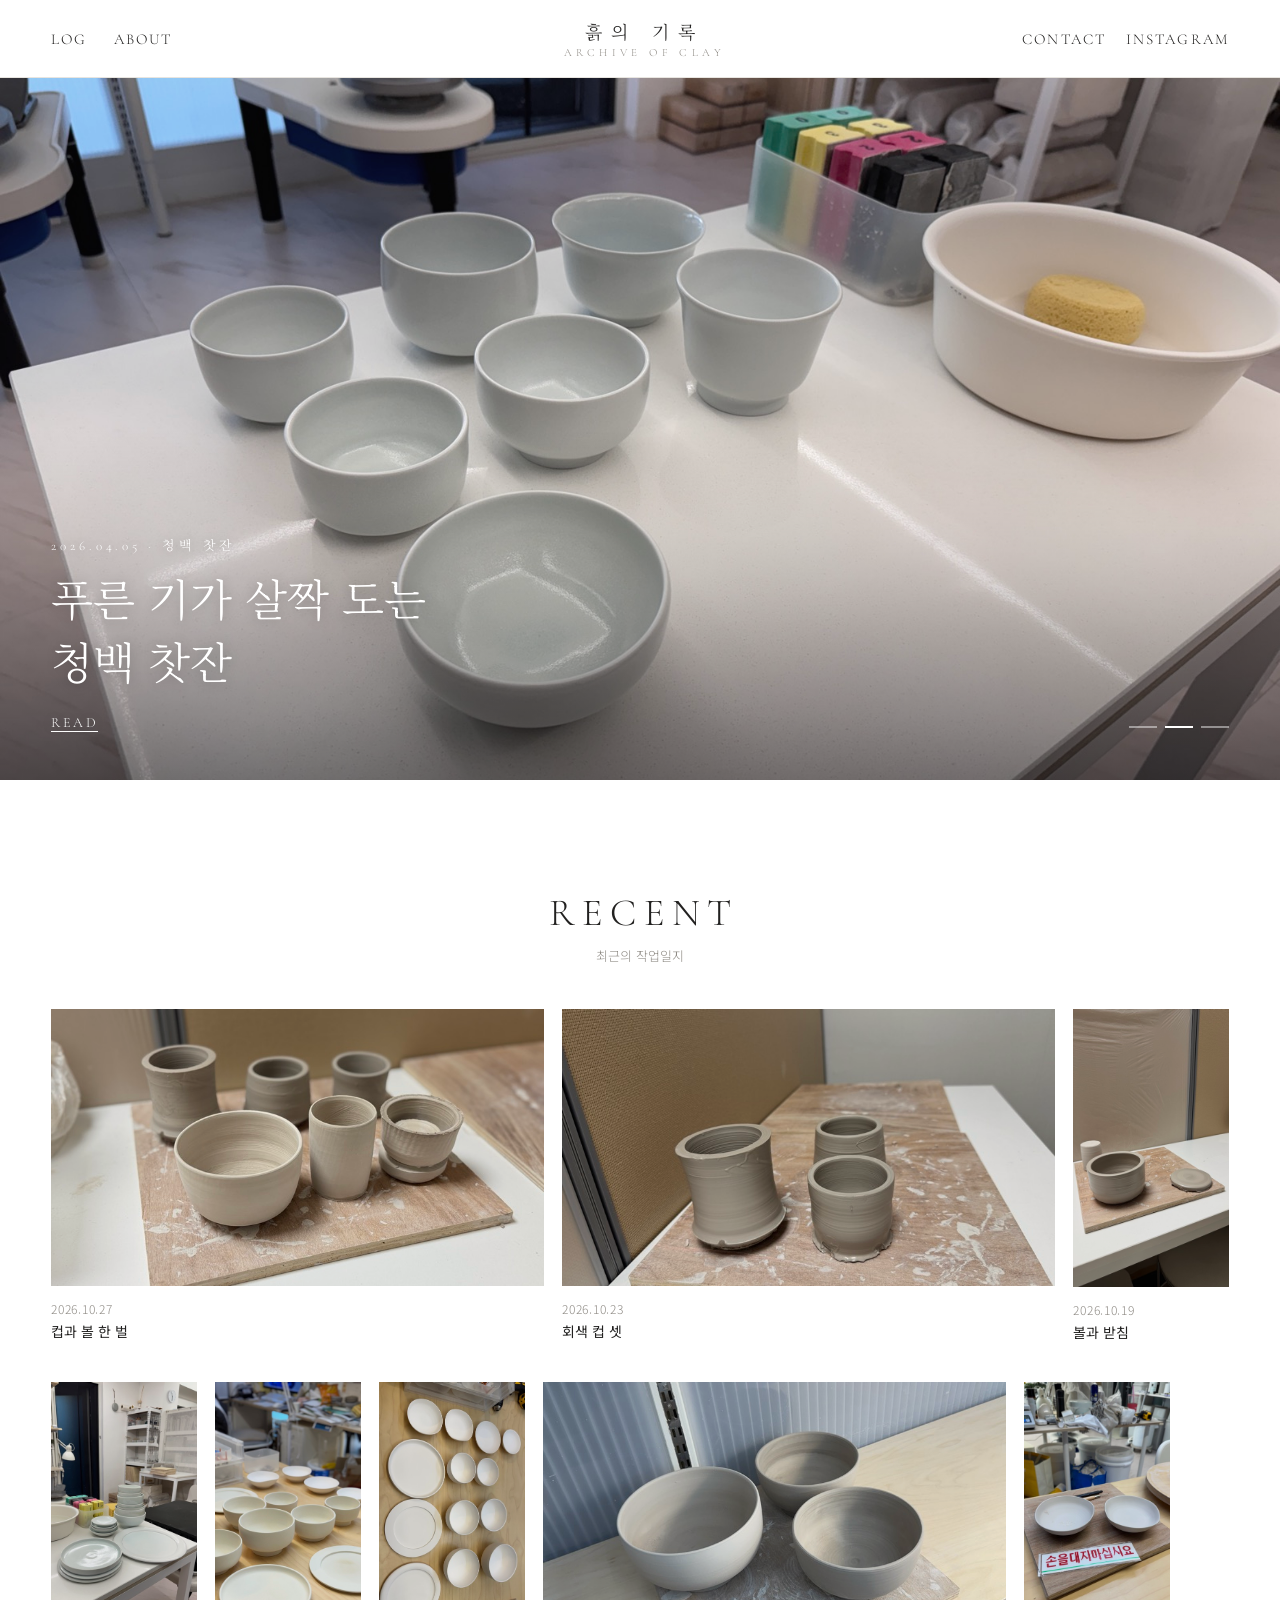
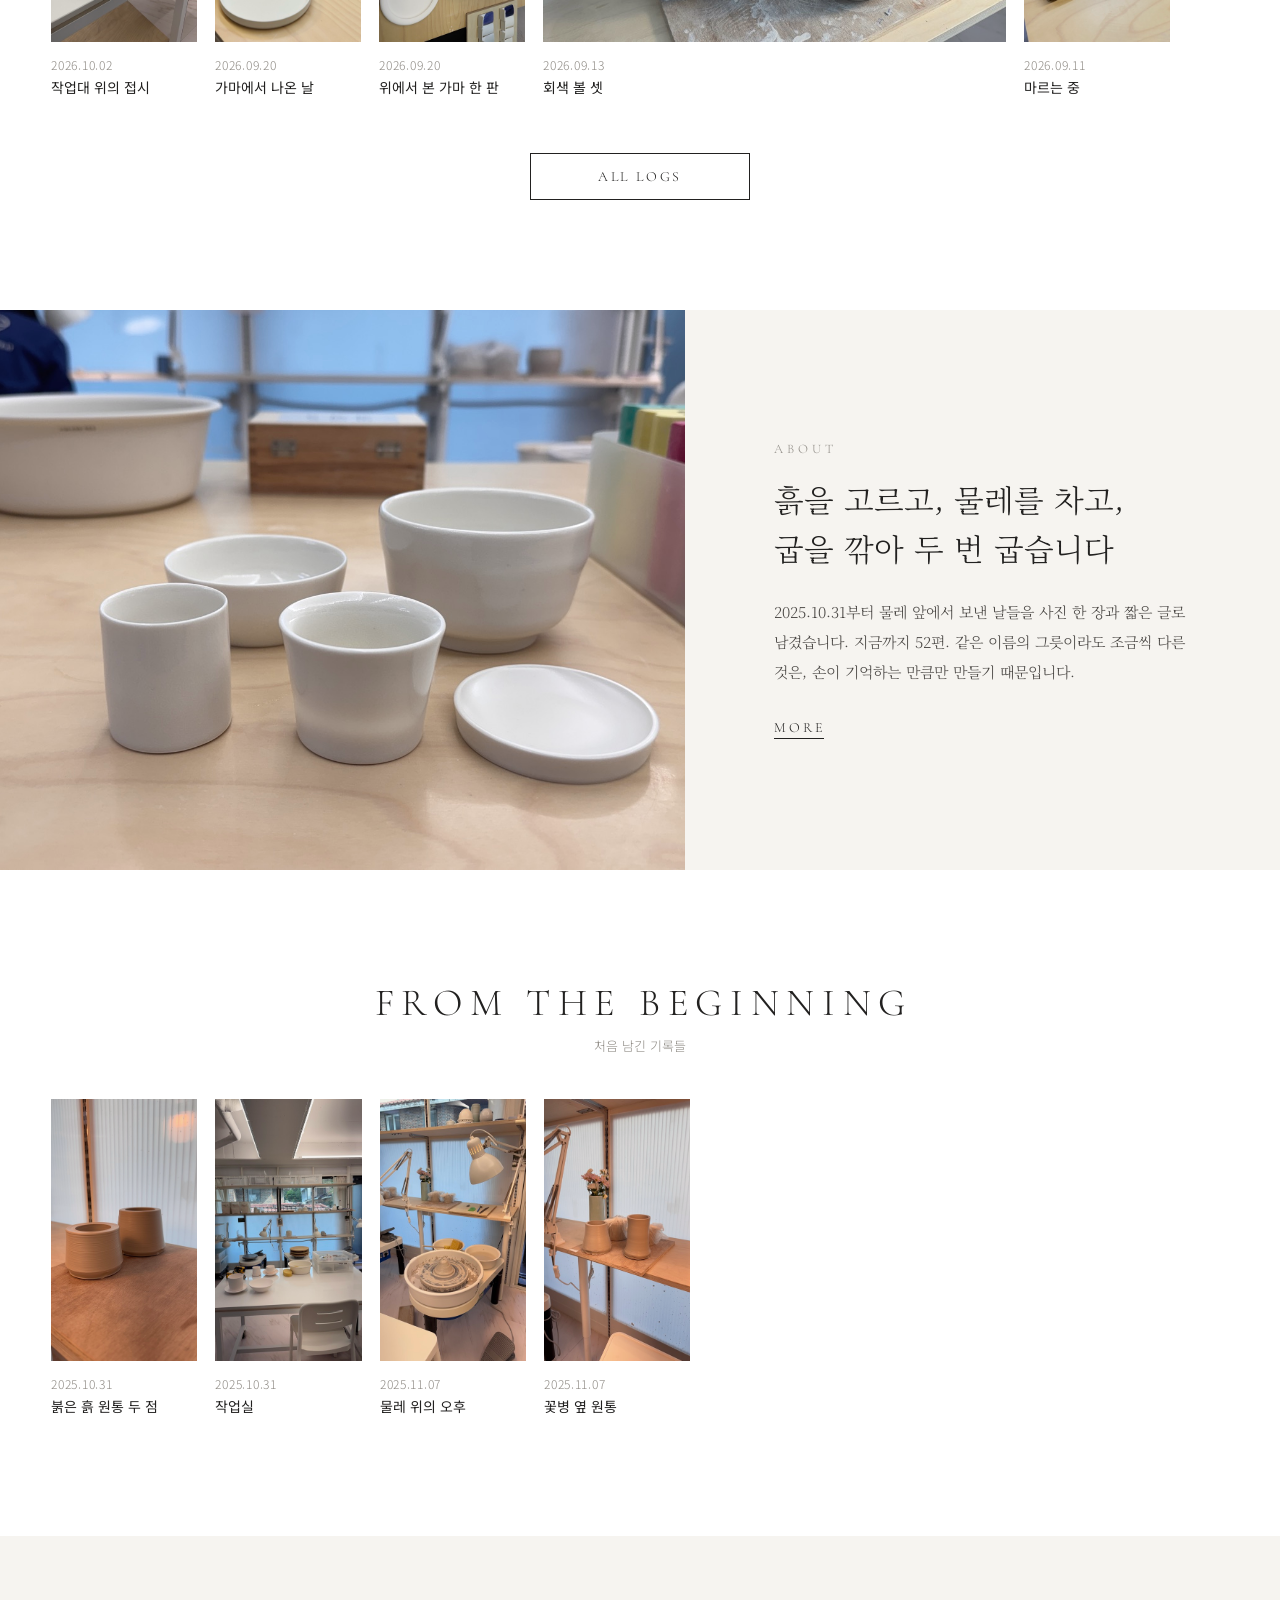
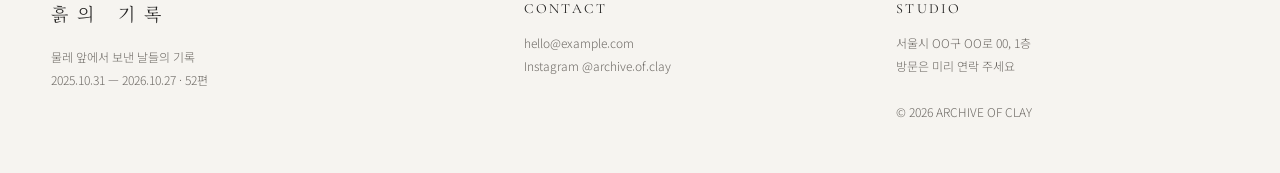
<file: index.html>
<!doctype html>
<html lang="ko">
<head>
<meta charset="utf-8">
<meta name="viewport" content="width=device-width, initial-scale=1">
<link rel="preconnect" href="https://fonts.googleapis.com">
<link rel="preconnect" href="https://fonts.gstatic.com" crossorigin>
<link href="https://fonts.googleapis.com/css2?family=Noto+Serif+KR:wght@300;400&family=Noto+Sans+KR:wght@300;400;500&family=Cormorant+Garamond:ital,wght@0,300;0,400;1,300&display=swap" rel="stylesheet">
<link rel="stylesheet" href="assets/style.css">
<title>흙의 기록 — 물레 앞에서 보낸 날들</title>
<meta name="description" content="물레로 빚고 두 번 구운 그릇, 1년의 작업일지">
</head>
<body data-page="home">
<main>
  <div class="hero" id="hero">
    <figure class="on"><img src="img/l/0665.jpg" alt="" style="object-position:50% 60%"></figure>
    <figure><img src="img/l/7756.jpg" alt=""></figure>
    <figure><img src="img/l/0159.jpg" alt="" style="object-position:50% 40%"></figure>
    <div class="cap">
      <p id="heroSub"></p>
      <h1 id="heroTxt"></h1>
      <a id="heroLink" href="log.html">READ</a>
    </div>
    <div class="dots" id="dots"><button aria-label="1"></button><button aria-label="2"></button><button aria-label="3"></button></div>
  </div>

  <section>
    <div class="sec-hd reveal"><h2>RECENT</h2><p>최근의 작업일지</p></div>
    <div class="grid" id="recent"></div>
    <a class="more" href="log.html">ALL LOGS</a>
  </section>

  <section class="band reveal">
    <div class="ph"><img src="img/l/6518.jpg" alt="컵과 접시 한 벌" loading="lazy"></div>
    <div class="txt">
      <p class="en">ABOUT</p>
      <h2>흙을 고르고, 물레를 차고,<br>굽을 깎아 두 번 굽습니다</h2>
      <p class="body" id="aboutTxt"></p>
      <a class="link" href="about.html">MORE</a>
    </div>
  </section>

  <section>
    <div class="sec-hd reveal"><h2>FROM THE BEGINNING</h2><p>처음 남긴 기록들</p></div>
    <div class="grid" id="first"></div>
  </section>
</main>

<script src="assets/data.js"></script>
<script src="assets/common.js"></script>
<script>
document.getElementById('recent').innerHTML = NEWEST.slice(0, 8).map(card).join('');
document.getElementById('first').innerHTML = LOG.slice(0, 4).map(card).join('');
document.getElementById('aboutTxt').textContent = `${dot(LOG[0].d)}부터 물레 앞에서 보낸 날들을 사진 한 장과 짧은 글로 남겼습니다. 지금까지 ${LOG.length}편. 같은 이름의 그릇이라도 조금씩 다른 것은, 손이 기억하는 만큼만 만들기 때문입니다.`;

const slides = [
  ['0665', '손끝에서 시작해<br>식탁에서 완성되는 그릇'],
  ['7756', '푸른 기가 살짝 도는<br>청백 찻잔'],
  ['0159', '빛을 머금는<br>무광 백자'],
].map(([id, h]) => { const e = LOG.find(x => x.id === id); return [`${dot(e.d)} · ${e.t}`, h, id]; });
const figs = document.querySelectorAll('#hero figure'), dots = document.querySelectorAll('#dots button');
let cur = 0, timer;
const go = i => {
  cur = i;
  figs.forEach((f, k) => f.classList.toggle('on', k === i));
  dots.forEach((d, k) => d.classList.toggle('on', k === i));
  heroSub.textContent = slides[i][0]; heroTxt.innerHTML = slides[i][1]; heroLink.href = 'entry.html?id=' + slides[i][2];
};
const run = () => { clearInterval(timer); timer = setInterval(() => go((cur + 1) % figs.length), 5500); };
dots.forEach((d, k) => d.onclick = () => { go(k); run(); });
go(0); run();
</script>
</body>
</html>
</file>
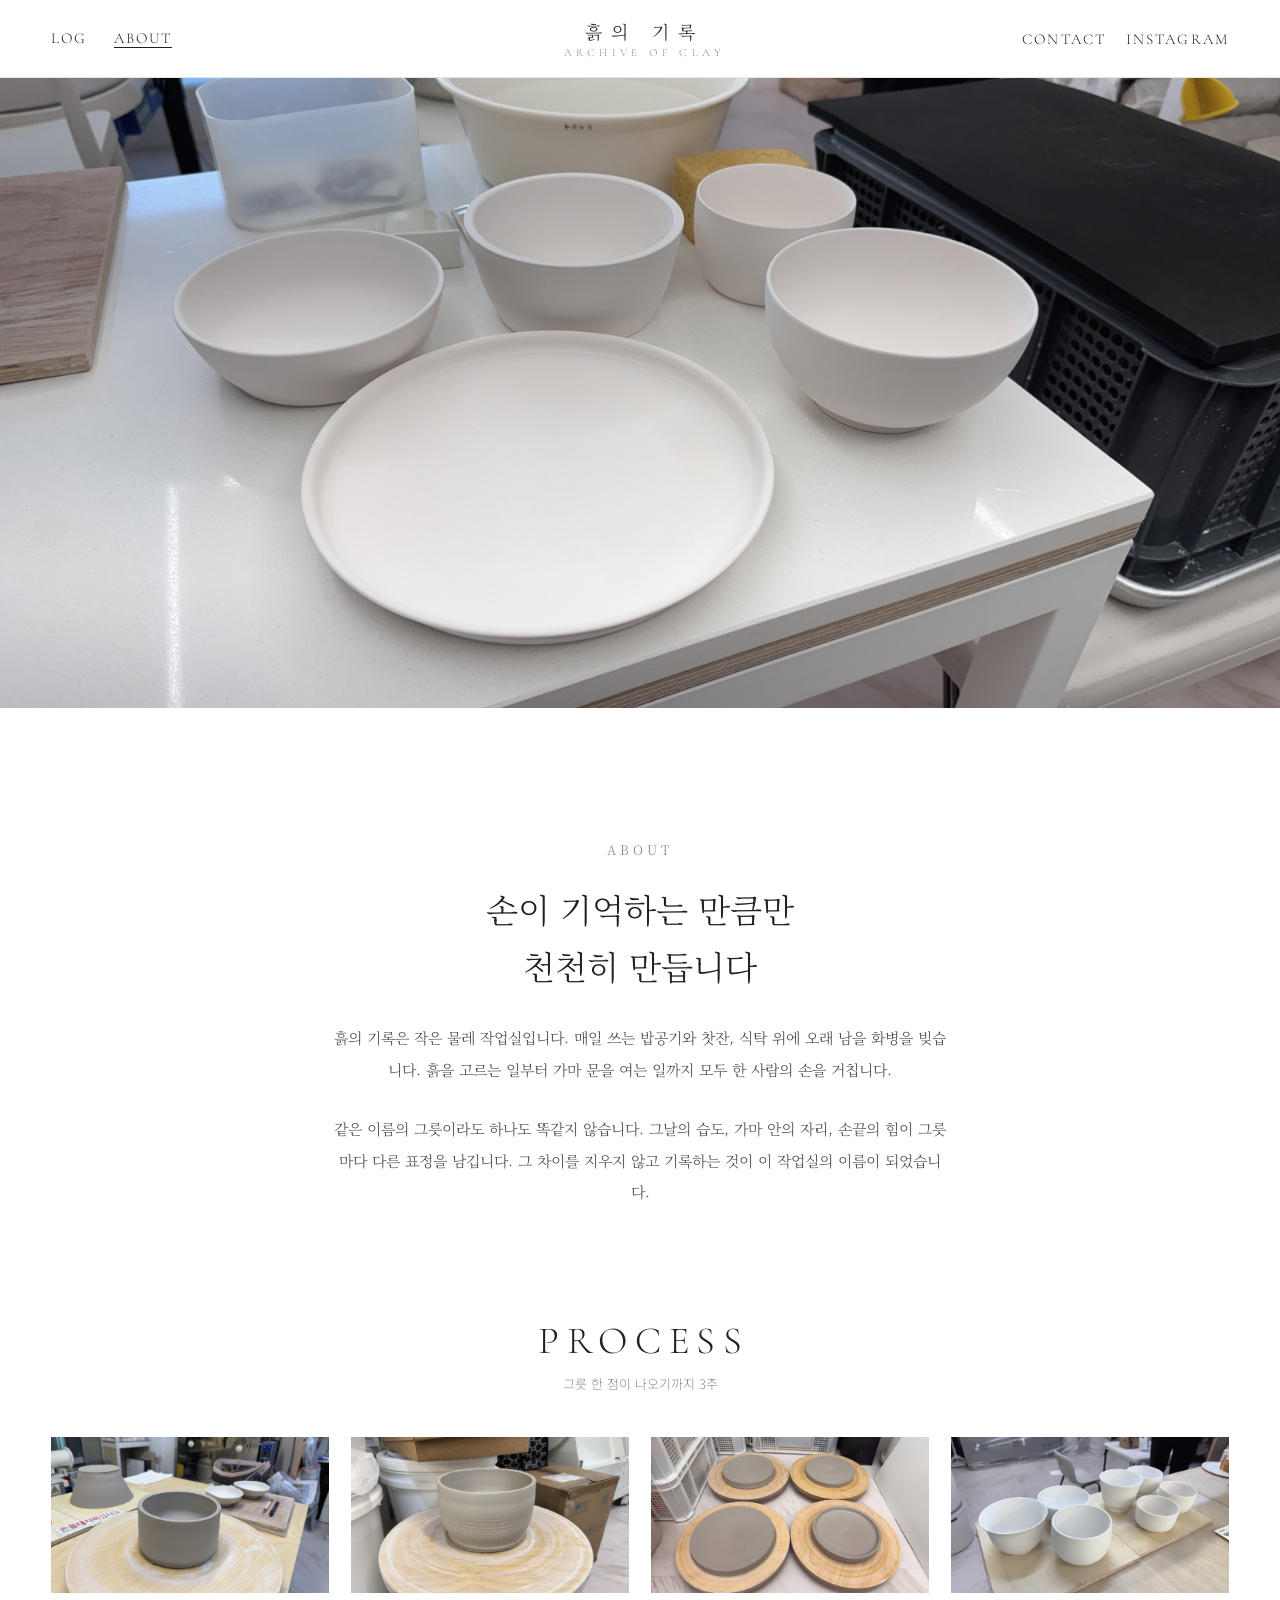
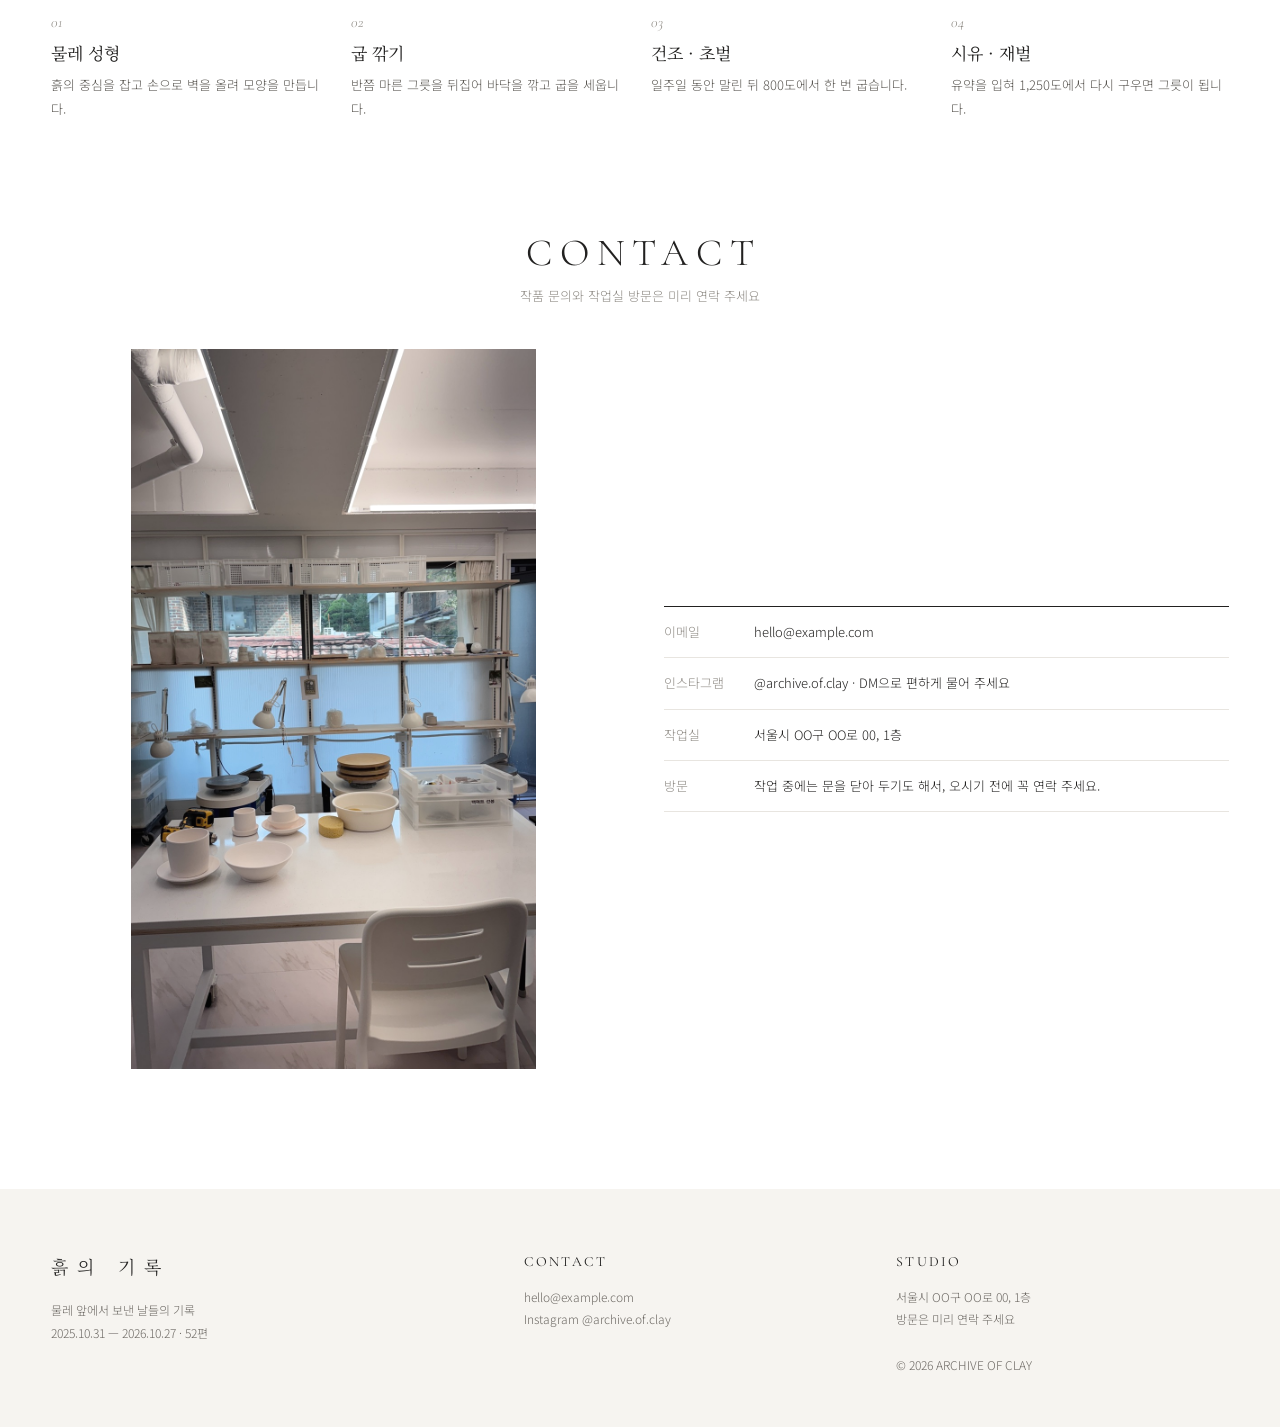
<file: about.html>
<!doctype html>
<html lang="ko">
<head>
<meta charset="utf-8">
<meta name="viewport" content="width=device-width, initial-scale=1">
<link rel="preconnect" href="https://fonts.googleapis.com">
<link rel="preconnect" href="https://fonts.gstatic.com" crossorigin>
<link href="https://fonts.googleapis.com/css2?family=Noto+Serif+KR:wght@300;400&family=Noto+Sans+KR:wght@300;400;500&family=Cormorant+Garamond:ital,wght@0,300;0,400;1,300&display=swap" rel="stylesheet">
<link rel="stylesheet" href="assets/style.css">
<title>ABOUT — 흙의 기록</title>
</head>
<body data-page="about">
<main>
  <div class="about-hero"><img src="img/l/8270.jpg" alt="접시와 볼"></div>
  <div class="about-lead">
    <p class="en" style="color:var(--muted);letter-spacing:.3em;font-size:13px">ABOUT</p>
    <h2 style="margin-top:18px">손이 기억하는 만큼만<br>천천히 만듭니다</h2>
    <p>흙의 기록은 작은 물레 작업실입니다. 매일 쓰는 밥공기와 찻잔, 식탁 위에 오래 남을 화병을 빚습니다. 흙을 고르는 일부터 가마 문을 여는 일까지 모두 한 사람의 손을 거칩니다.</p>
    <p>같은 이름의 그릇이라도 하나도 똑같지 않습니다. 그날의 습도, 가마 안의 자리, 손끝의 힘이 그릇마다 다른 표정을 남깁니다. 그 차이를 지우지 않고 기록하는 것이 이 작업실의 이름이 되었습니다.</p>
  </div>

  <section>
    <div class="sec-hd reveal"><h2>PROCESS</h2><p>그릇 한 점이 나오기까지 3주</p></div>
    <div class="steps">
      <div class="reveal"><div class="ph"><img src="img/s/1324.jpg" alt="" loading="lazy"></div><p class="no">01</p><h3>물레 성형</h3><p>흙의 중심을 잡고 손으로 벽을 올려 모양을 만듭니다.</p></div>
      <div class="reveal"><div class="ph"><img src="img/s/1322.jpg" alt="" loading="lazy"></div><p class="no">02</p><h3>굽 깎기</h3><p>반쯤 마른 그릇을 뒤집어 바닥을 깎고 굽을 세웁니다.</p></div>
      <div class="reveal"><div class="ph"><img src="img/s/0803.jpg" alt="" loading="lazy"></div><p class="no">03</p><h3>건조 · 초벌</h3><p>일주일 동안 말린 뒤 800도에서 한 번 굽습니다.</p></div>
      <div class="reveal"><div class="ph"><img src="img/s/7405.jpg" alt="" loading="lazy"></div><p class="no">04</p><h3>시유 · 재벌</h3><p>유약을 입혀 1,250도에서 다시 구우면 그릇이 됩니다.</p></div>
    </div>
  </section>

  <section id="contact">
    <div class="sec-hd reveal"><h2>CONTACT</h2><p>작품 문의와 작업실 방문은 미리 연락 주세요</p></div>
    <div class="visit reveal">
      <div class="ph"><img src="img/l/4675.jpg" alt="작업실 내부" loading="lazy"></div>
      <dl id="visit"></dl>
    </div>
  </section>
</main>
<script src="assets/data.js"></script>
<script src="assets/common.js"></script>
<script>
document.getElementById('visit').innerHTML = [
  ['이메일', `<a href="mailto:${SITE.email}">${SITE.email}</a>`],
  ['인스타그램', `<a href="https://instagram.com/${SITE.insta}" target="_blank" rel="noopener">@${SITE.insta}</a> · DM으로 편하게 물어 주세요`],
  ['작업실', SITE.addr],
  ['방문', '작업 중에는 문을 닫아 두기도 해서, 오시기 전에 꼭 연락 주세요.'],
].map(([k, v]) => `<div><dt>${k}</dt><dd>${v}</dd></div>`).join('');
</script>
</body>
</html>
</file>
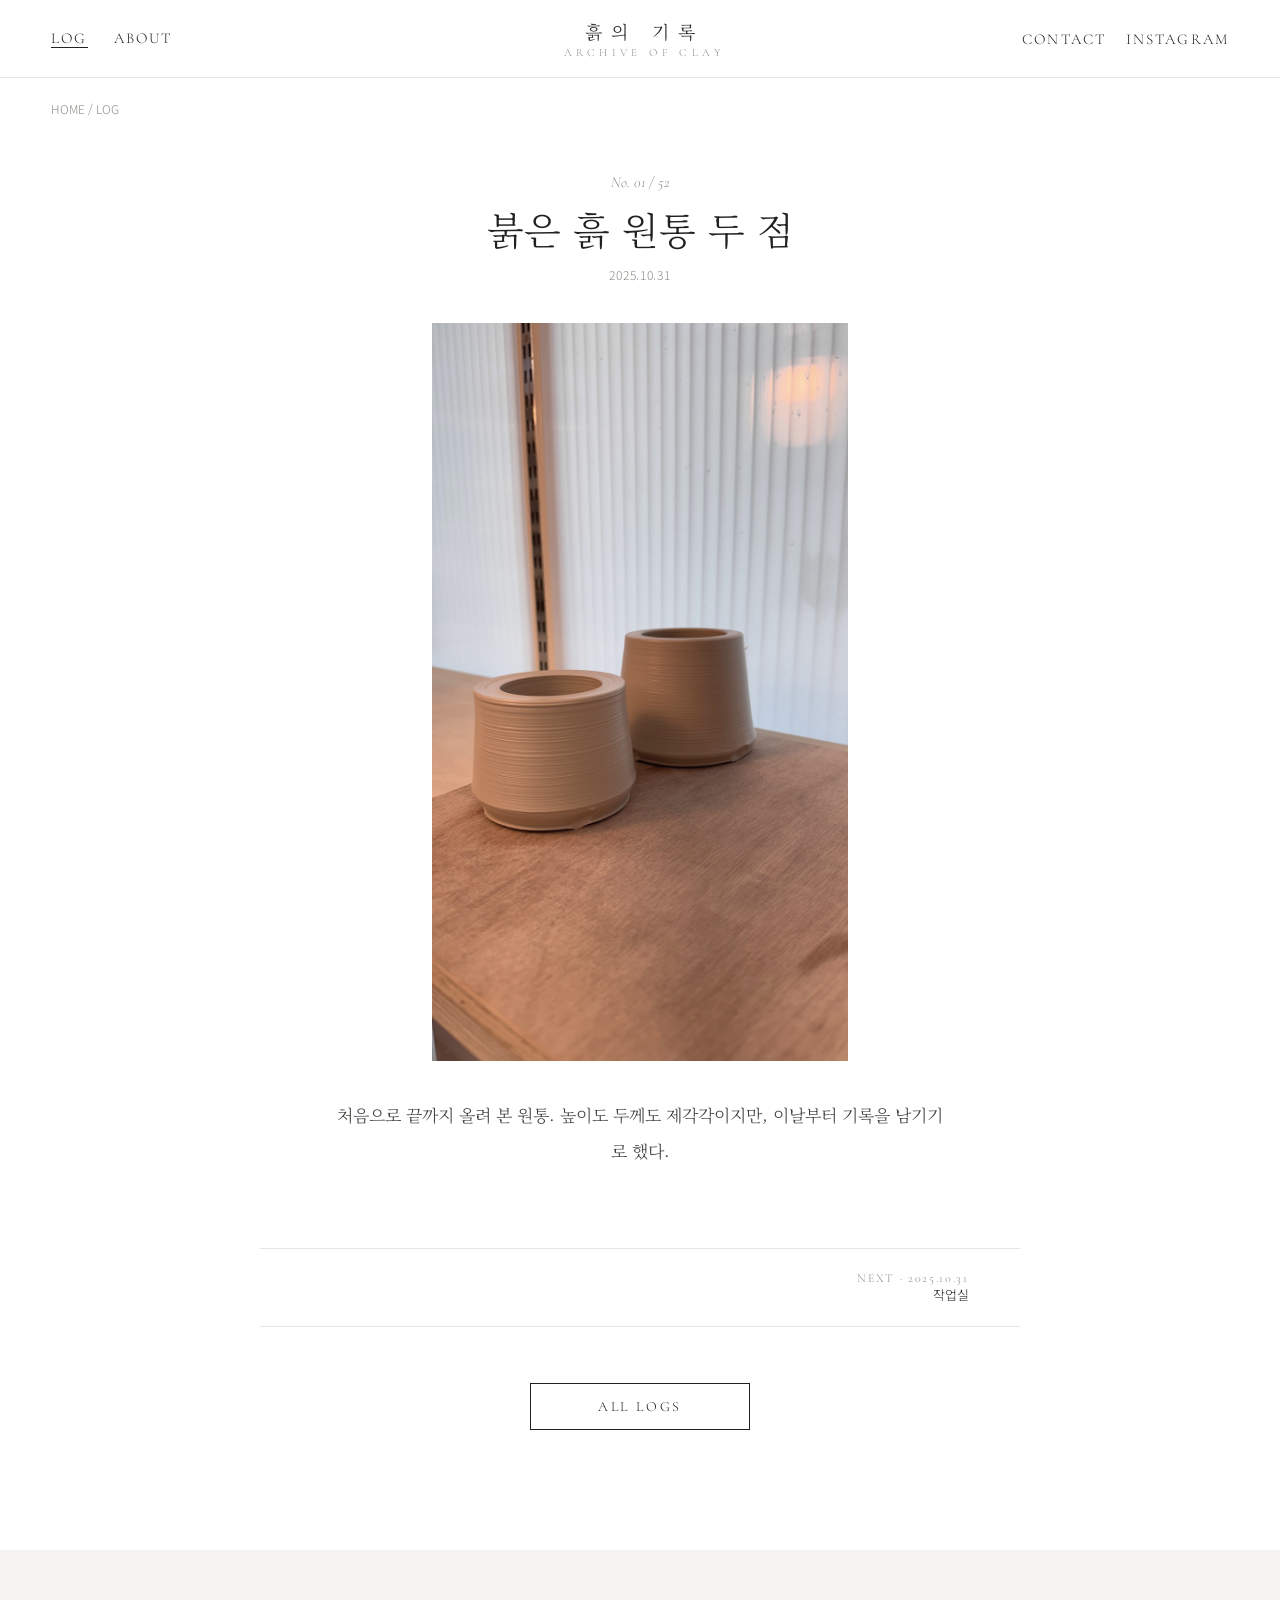
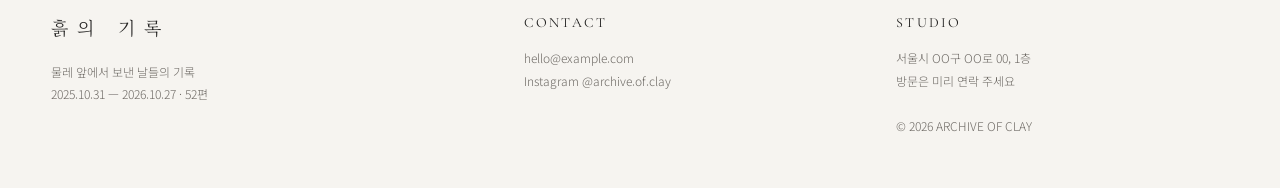
<file: entry.html>
<!doctype html>
<html lang="ko">
<head>
<meta charset="utf-8">
<meta name="viewport" content="width=device-width, initial-scale=1">
<link rel="preconnect" href="https://fonts.googleapis.com">
<link rel="preconnect" href="https://fonts.gstatic.com" crossorigin>
<link href="https://fonts.googleapis.com/css2?family=Noto+Serif+KR:wght@300;400&family=Noto+Sans+KR:wght@300;400;500&family=Cormorant+Garamond:ital,wght@0,300;0,400;1,300&display=swap" rel="stylesheet">
<link rel="stylesheet" href="assets/style.css">
<title>LOG — 흙의 기록</title>
</head>
<body data-page="log">
<main id="root"></main>
<script src="assets/data.js"></script>
<script src="assets/common.js"></script>
<script>
const i = Math.max(0, LOG.findIndex(e => e.id === qs('id')));
const e = LOG[i], prev = LOG[i - 1], next = LOG[i + 1];
document.title = `${e.t} — ${SITE.name}`;
document.getElementById('root').innerHTML = `
  <p class="crumb"><a href="index.html">HOME</a> / <a href="log.html">LOG</a></p>
  <article class="one">
    <p class="no">No. ${String(i + 1).padStart(2, '0')} / ${LOG.length}</p>
    <h1>${e.t}</h1>
    <p class="date">${dot(e.d)}</p>
    <figure><img src="${L(e.id)}" alt="${e.t}"></figure>
    <p class="note">${e.n}</p>
  </article>
  <nav class="article-nav">
    ${prev ? `<a href="entry.html?id=${prev.id}"><span>PREV · ${dot(prev.d)}</span>${prev.t}</a>` : '<i></i>'}
    ${next ? `<a href="entry.html?id=${next.id}" style="text-align:right"><span>NEXT · ${dot(next.d)}</span>${next.t}</a>` : '<i></i>'}
  </nav>
  <a class="more" href="log.html">ALL LOGS</a>`;
// 좌우 방향키로 넘기기
document.addEventListener('keydown', k => {
  if (k.key === 'ArrowLeft' && prev) location.href = `entry.html?id=${prev.id}`;
  if (k.key === 'ArrowRight' && next) location.href = `entry.html?id=${next.id}`;
});
</script>
</body>
</html>
</file>
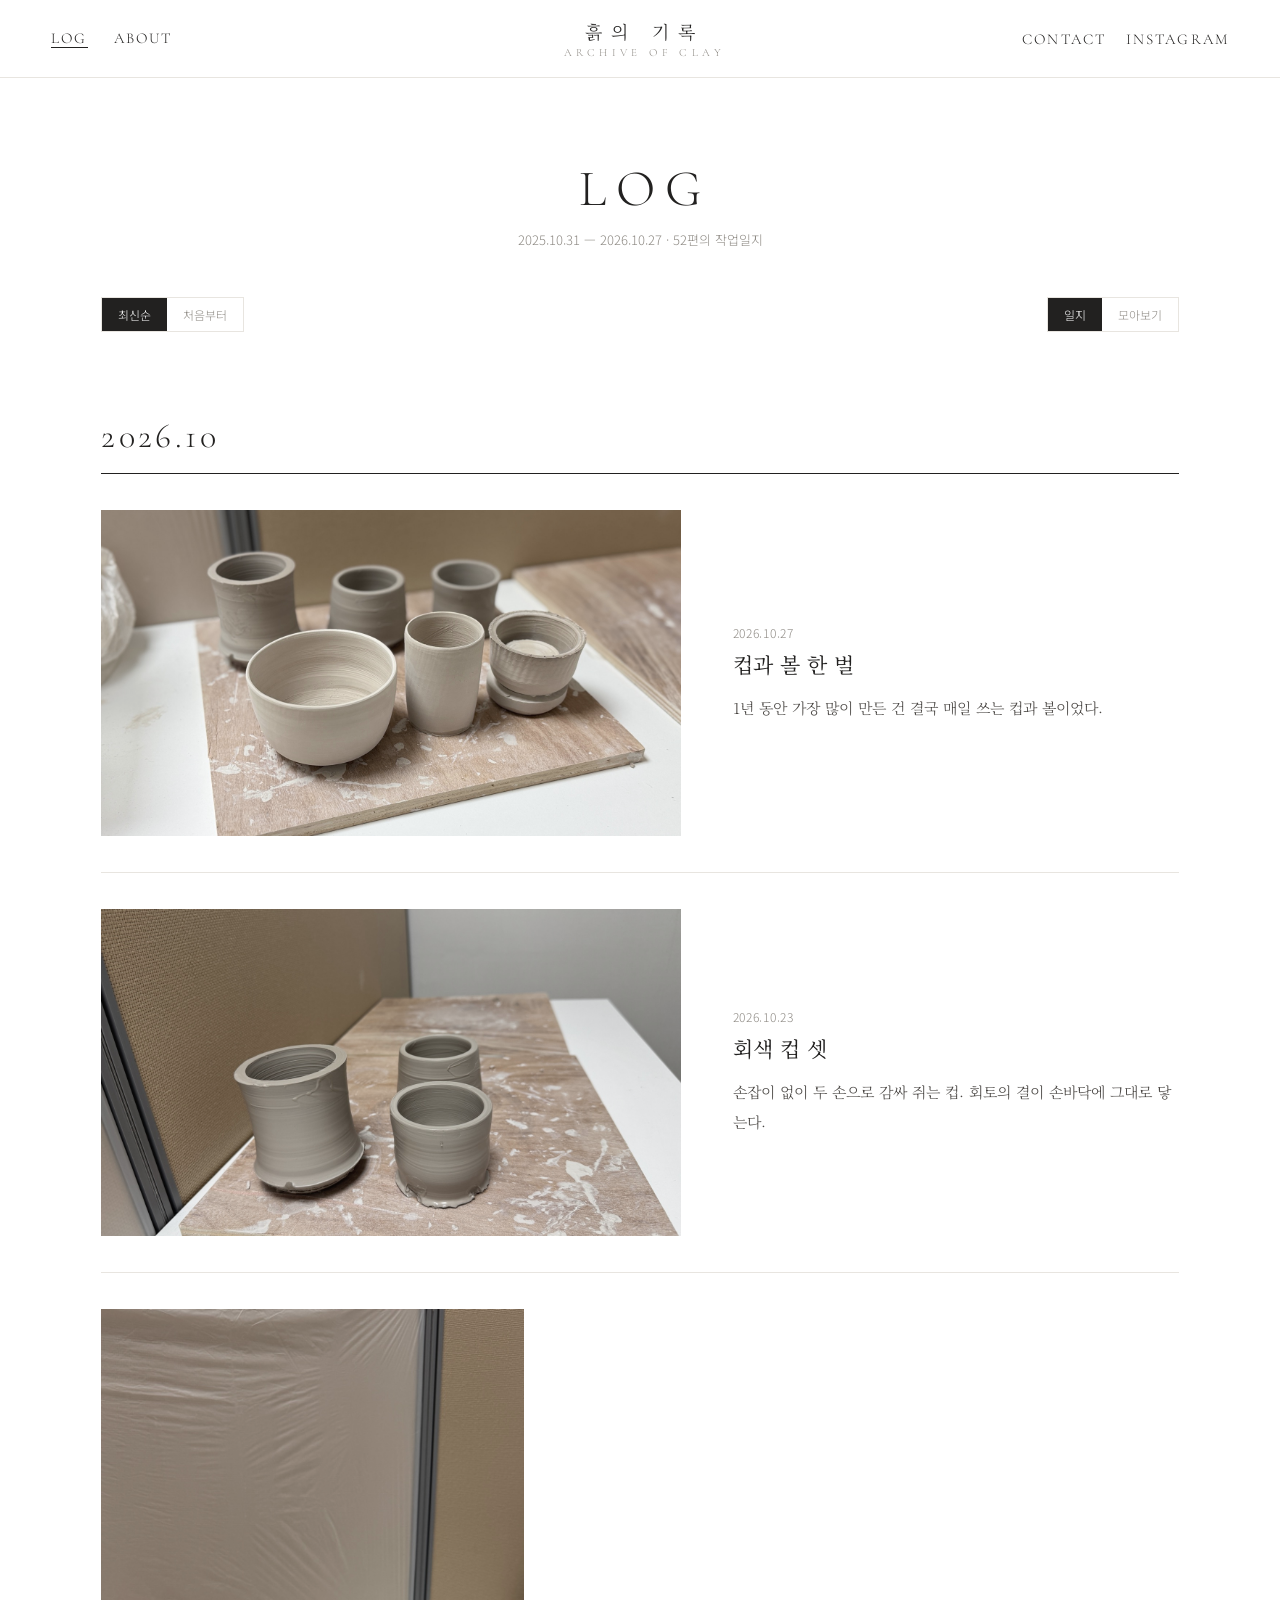
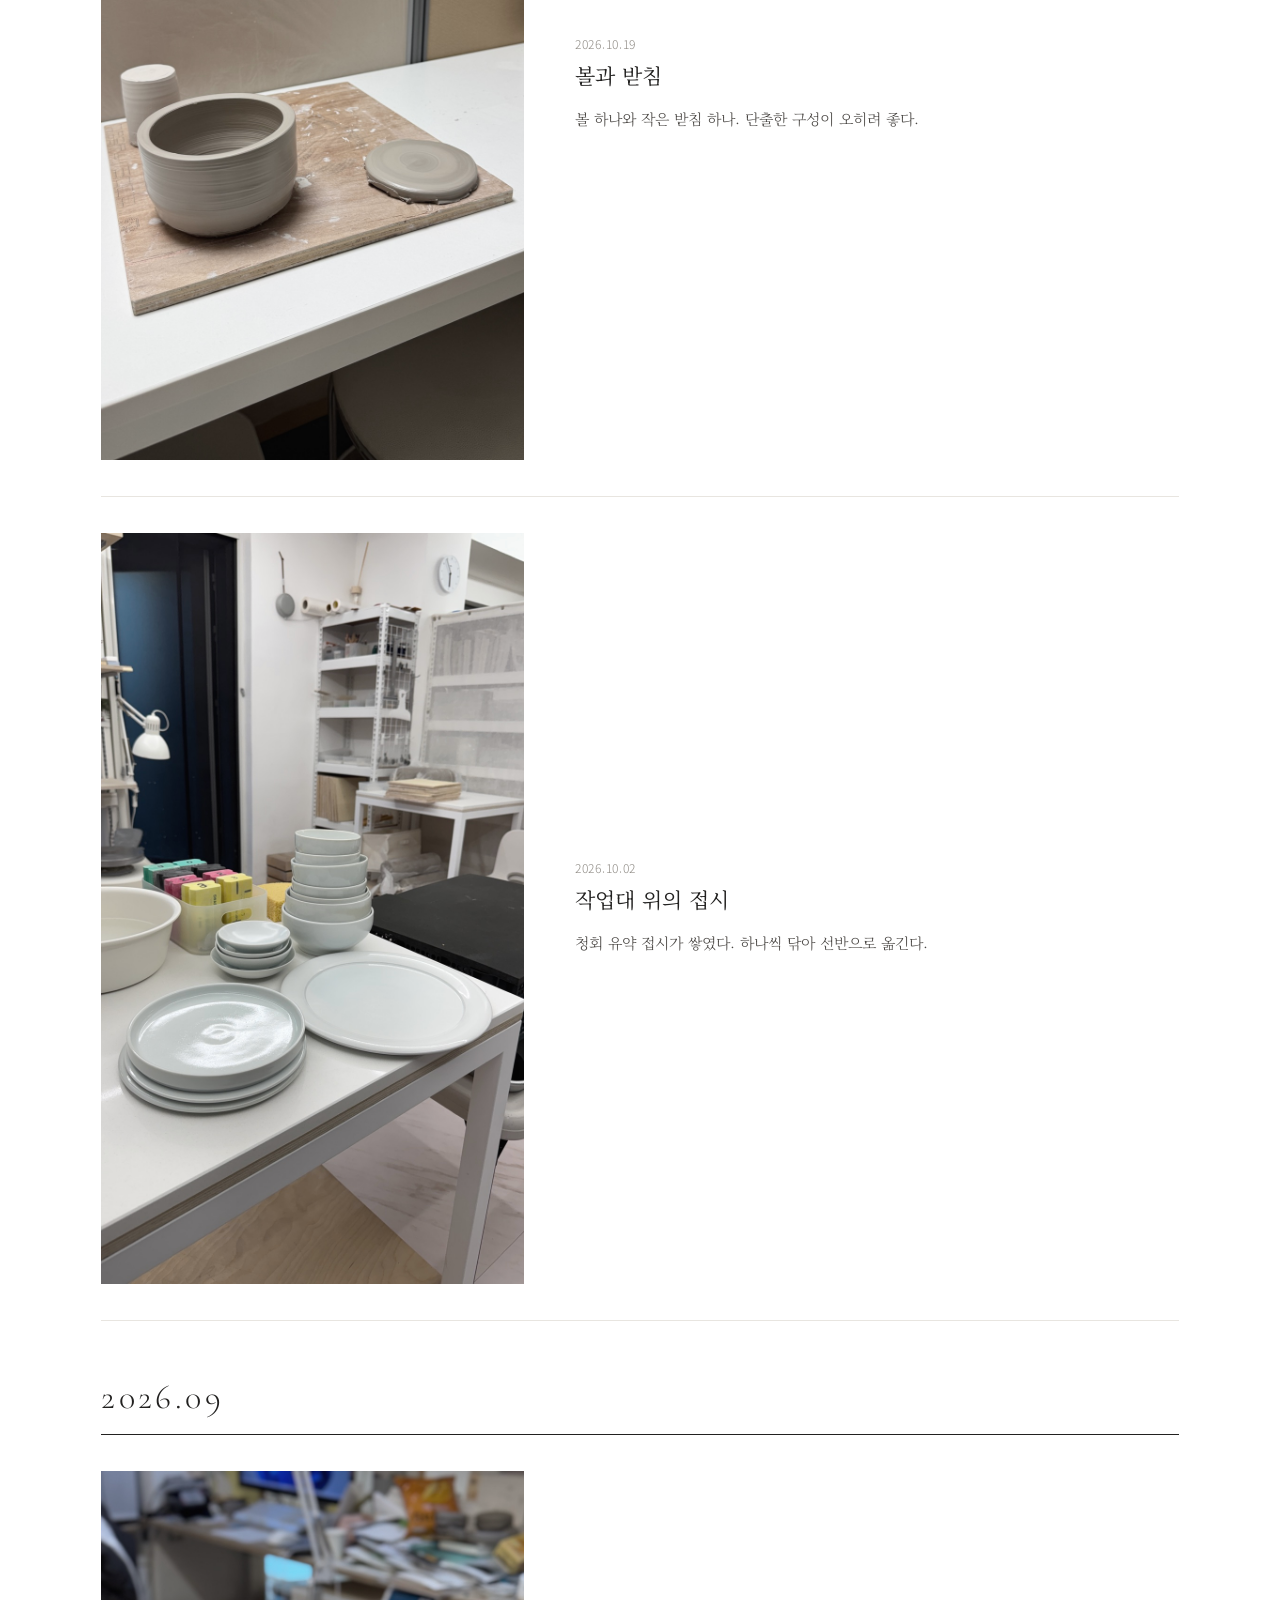
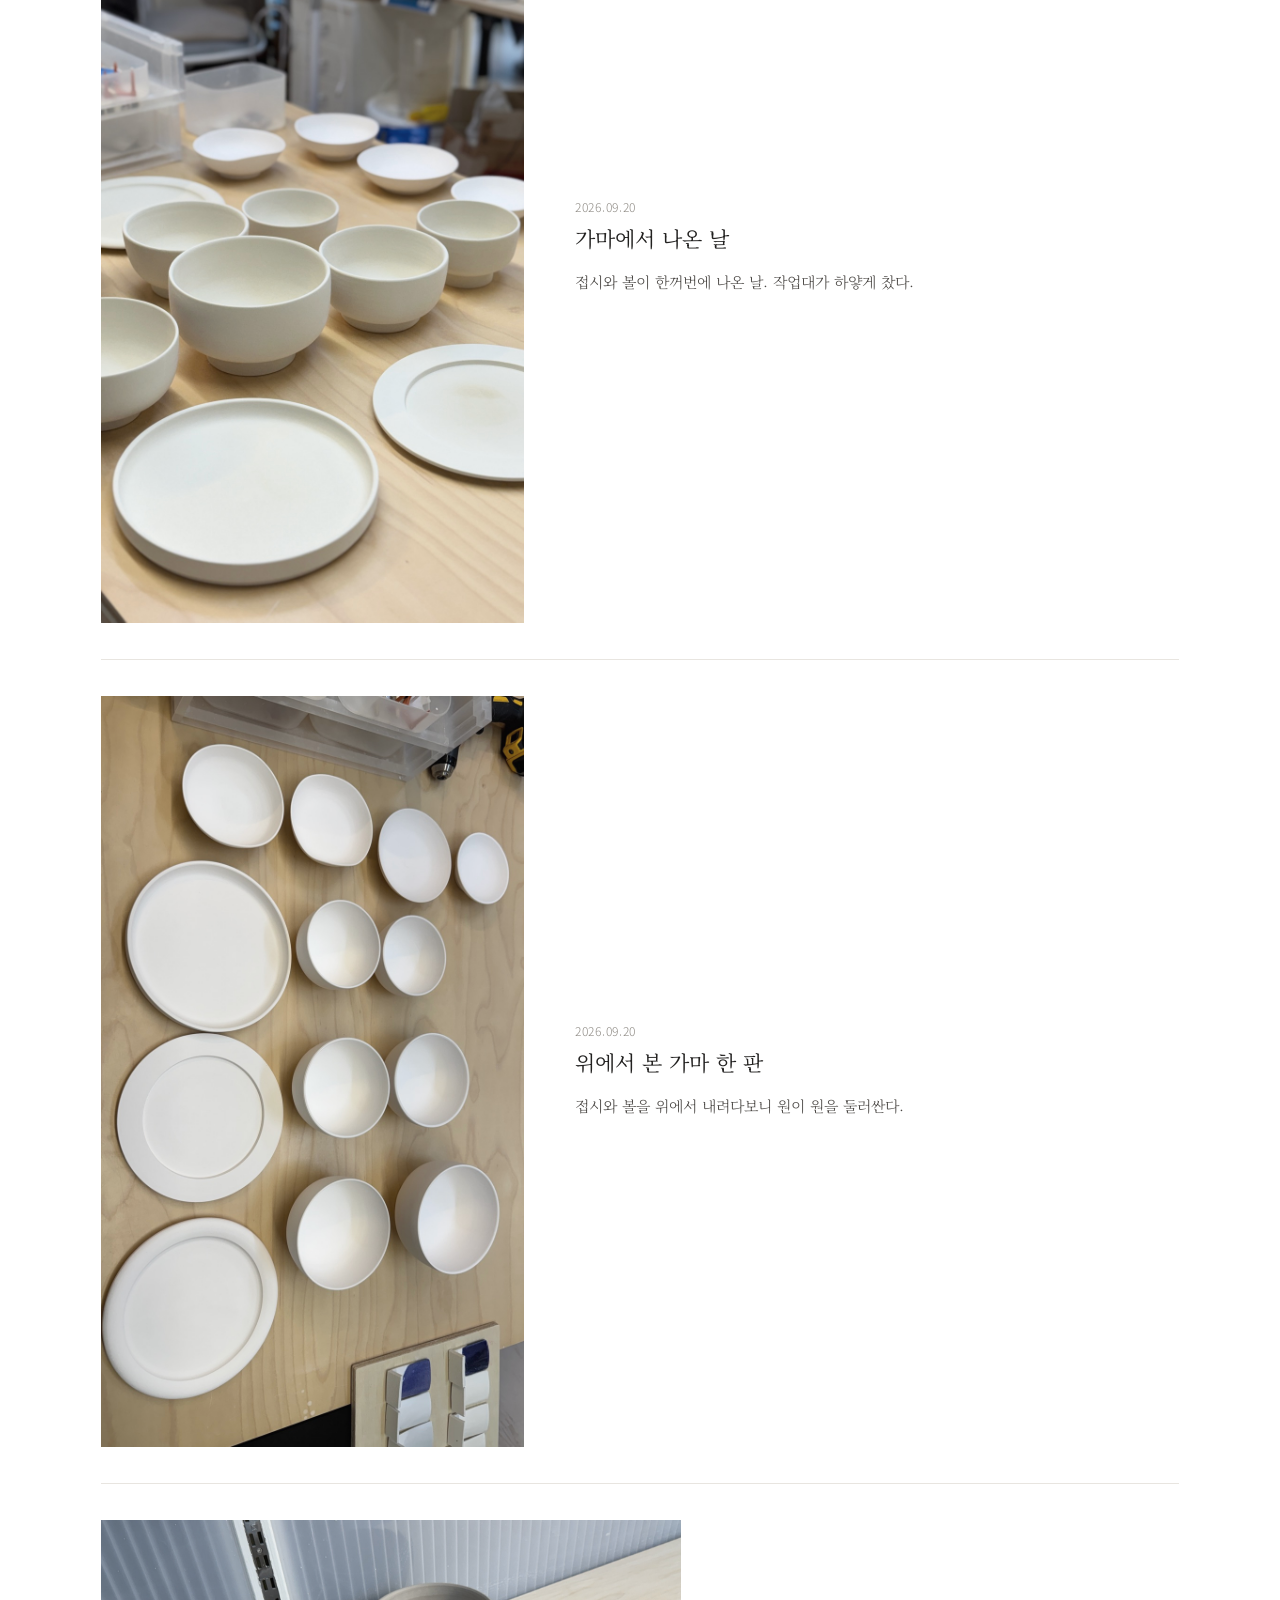
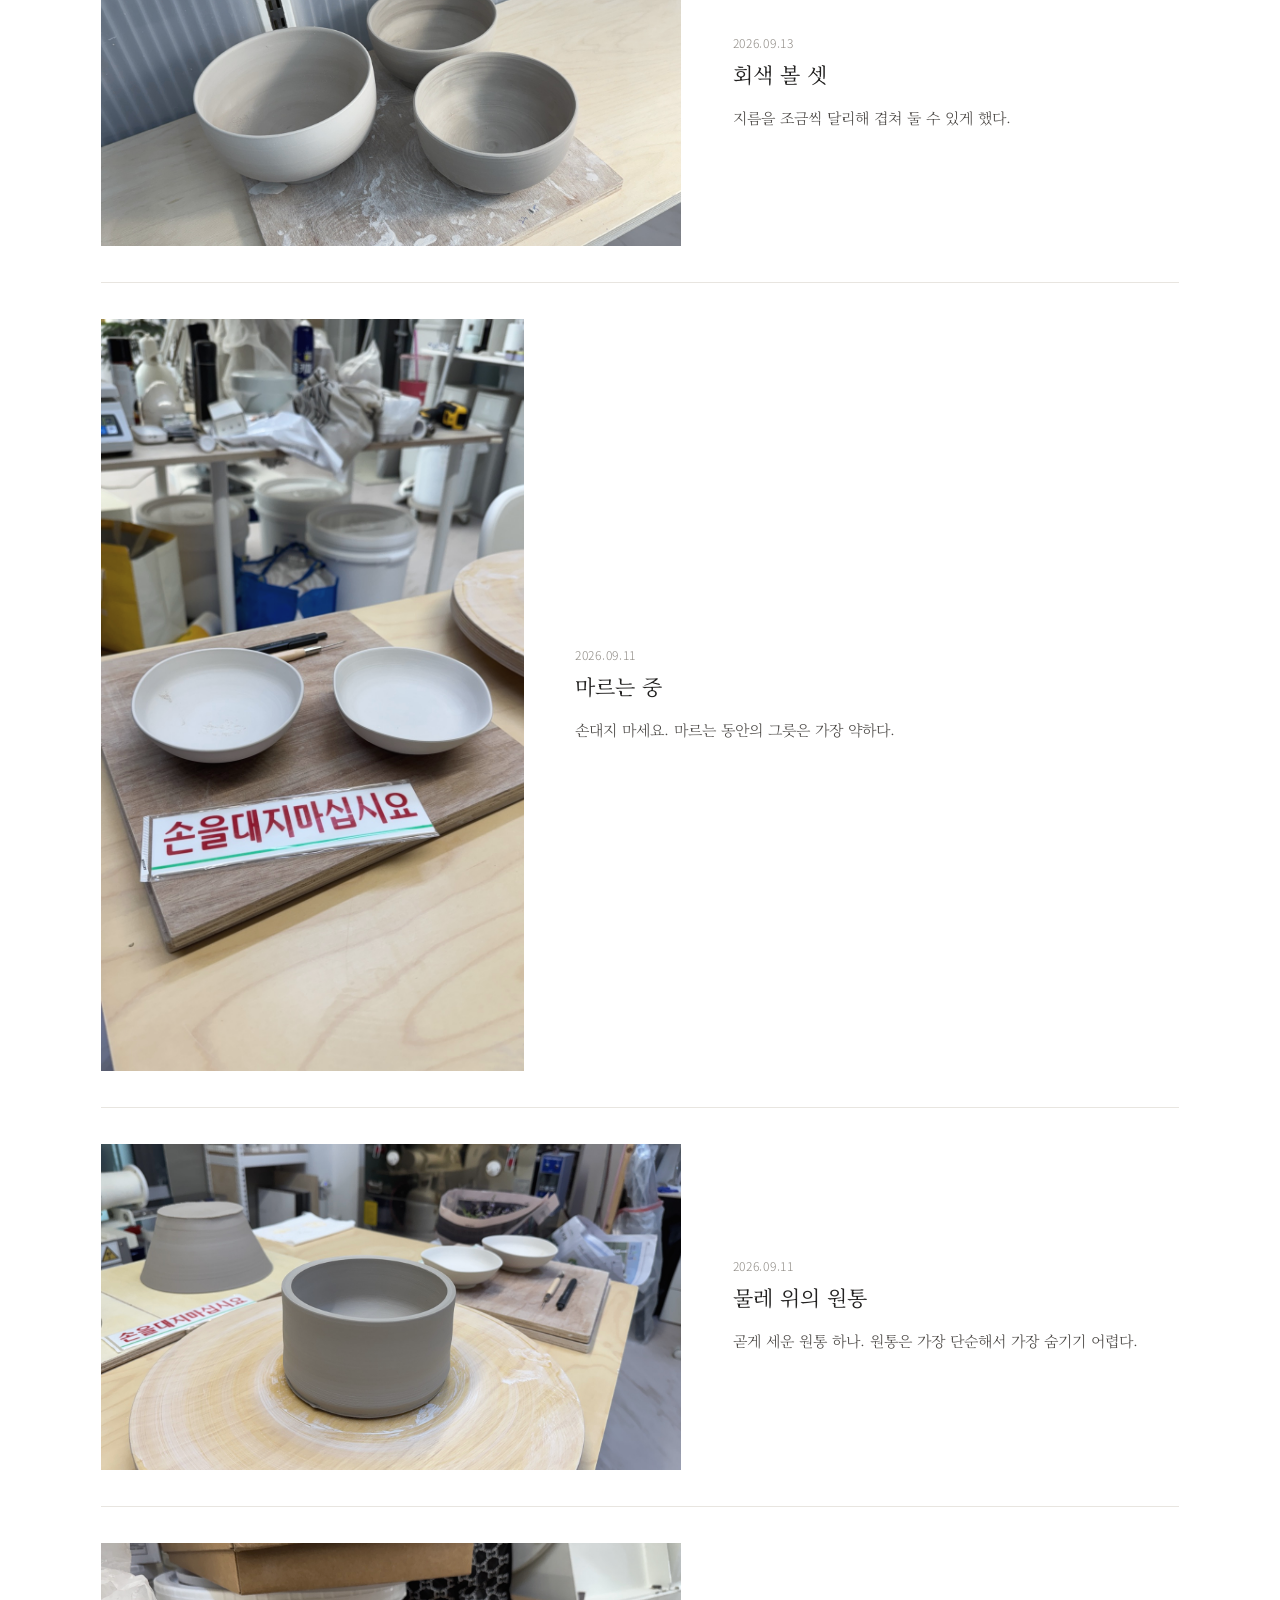
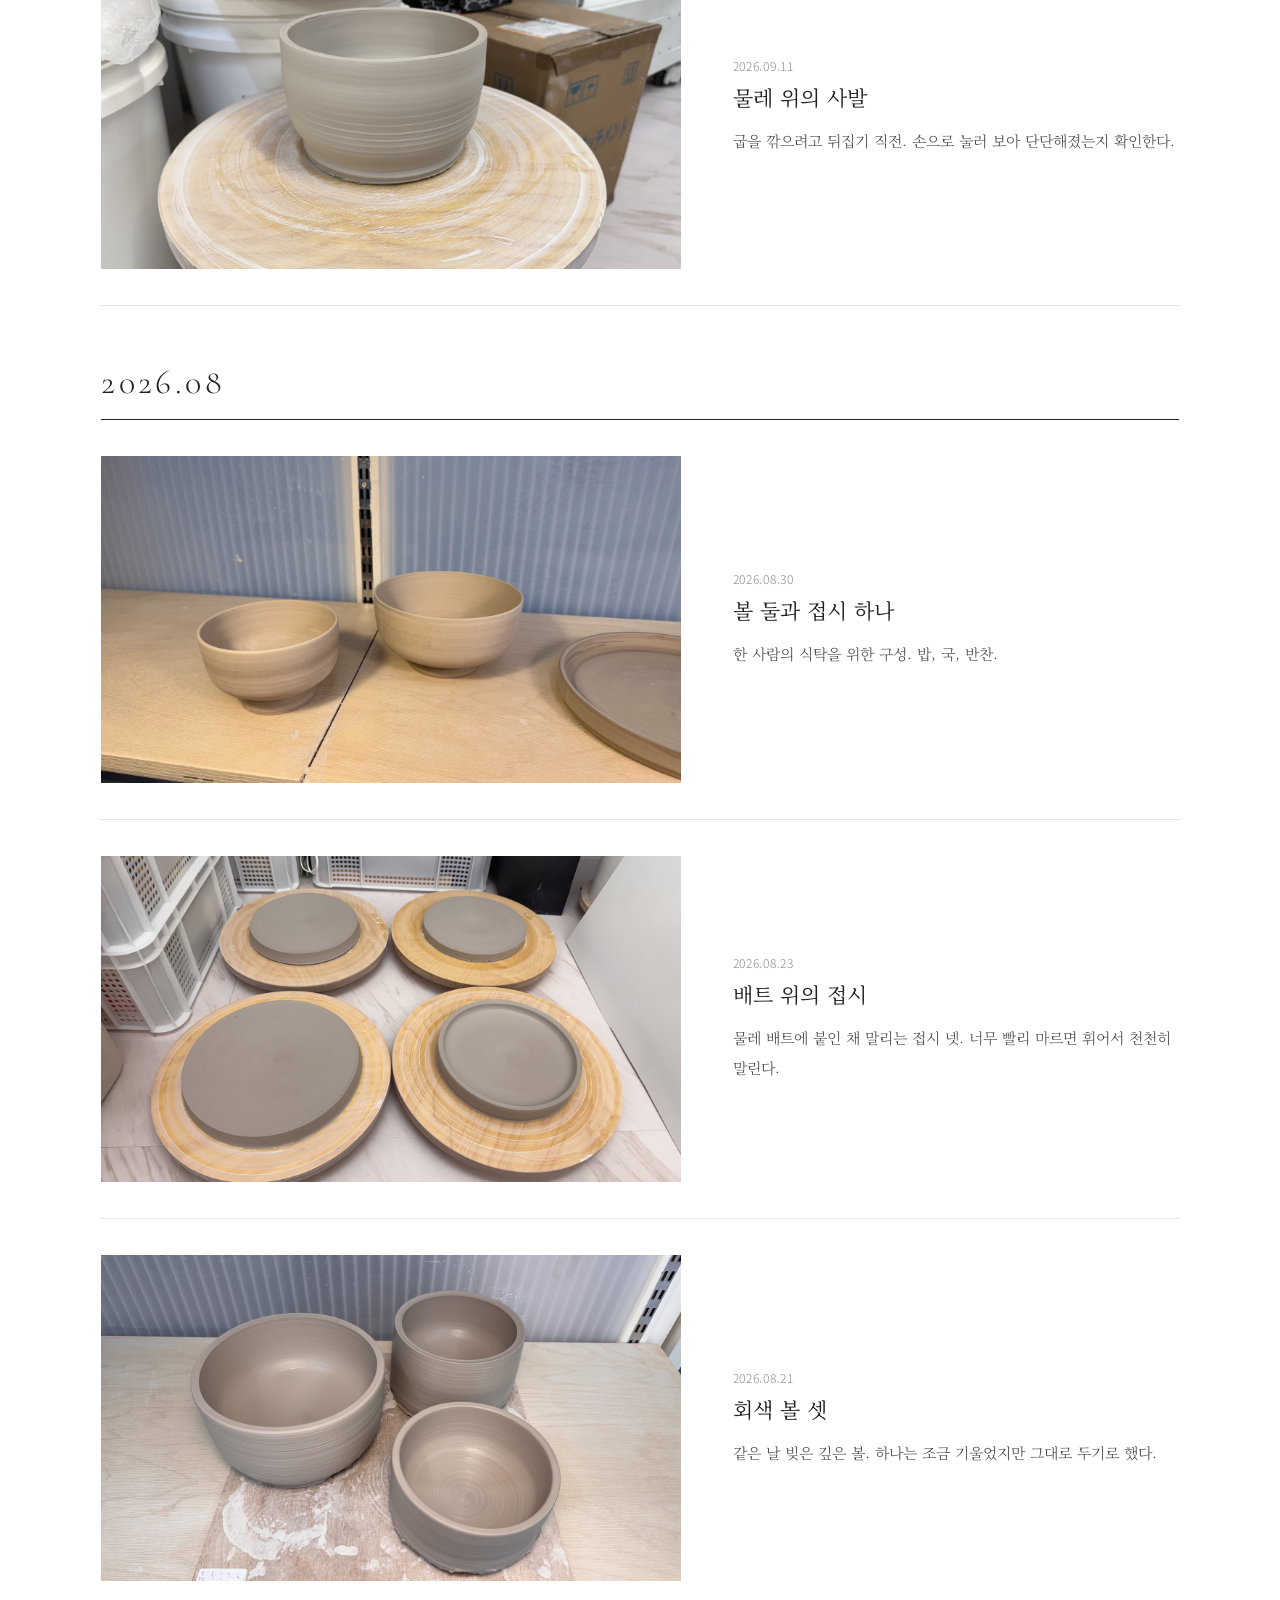
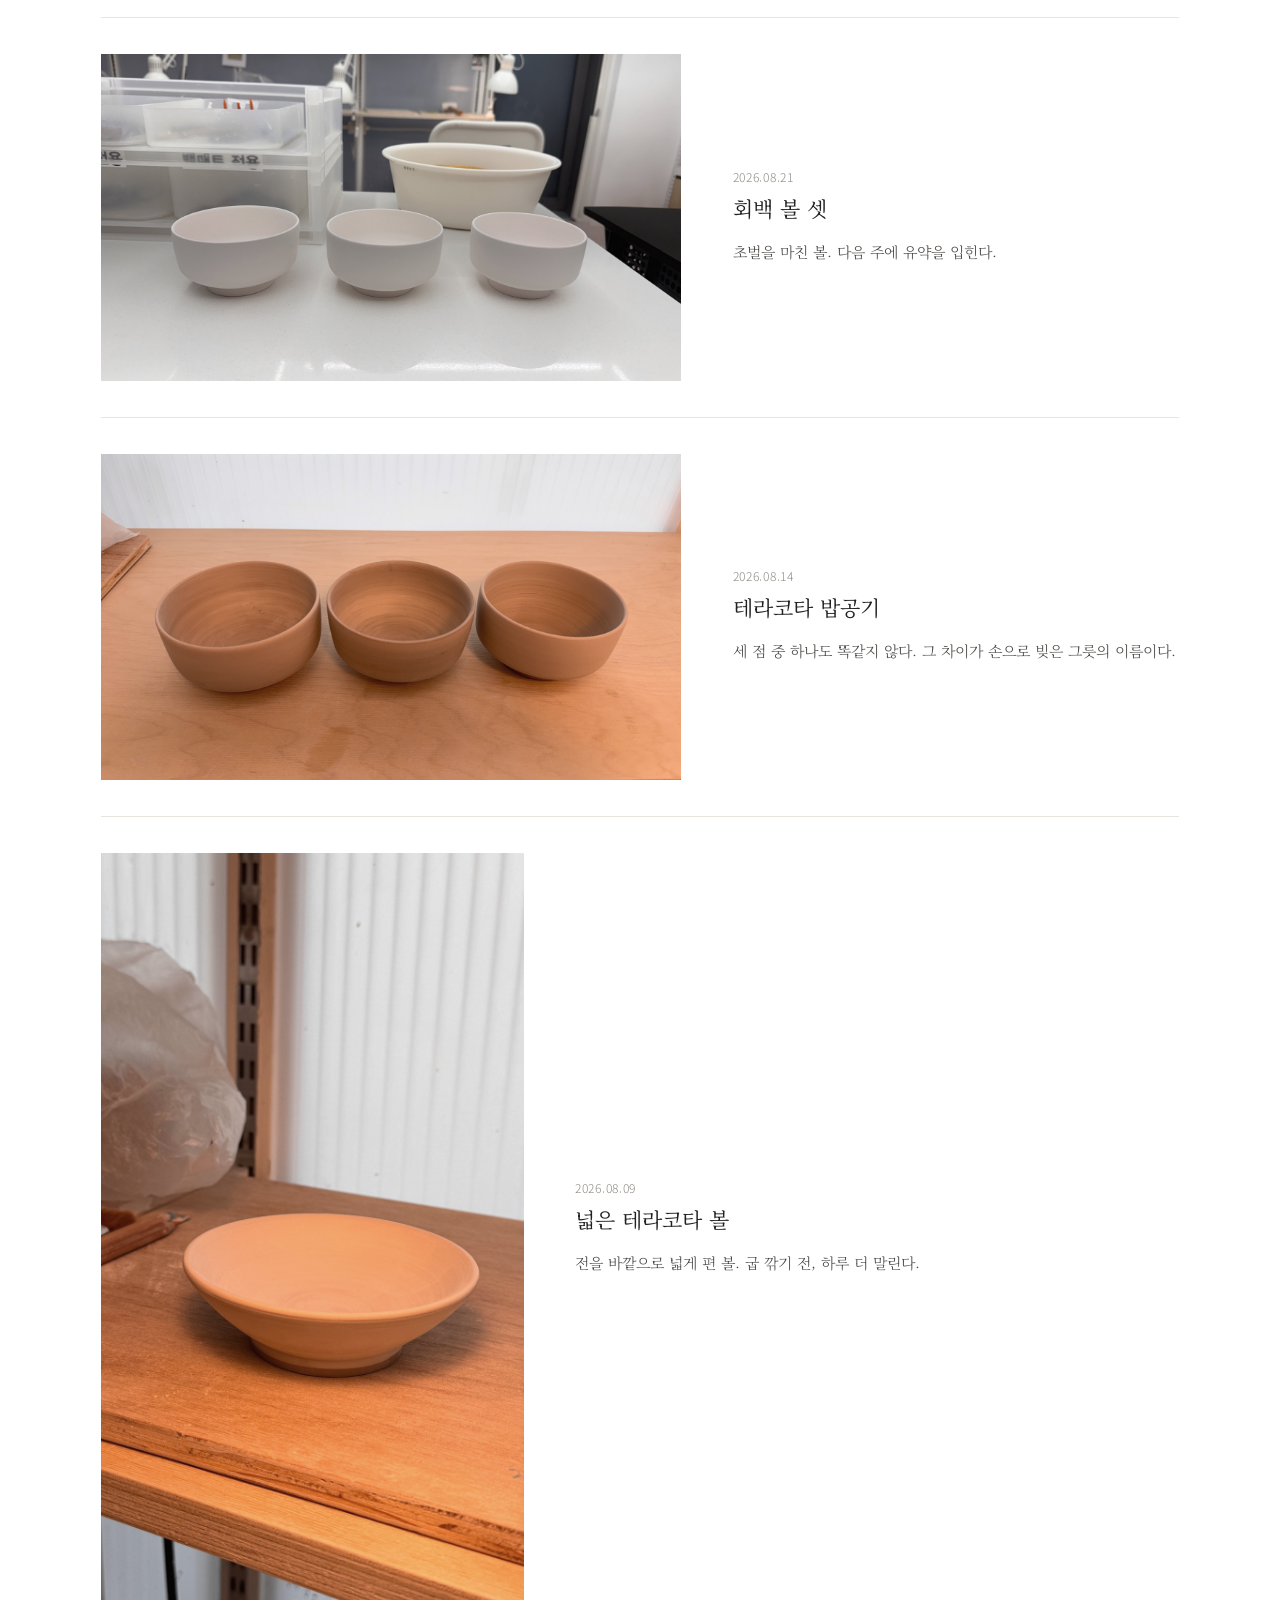
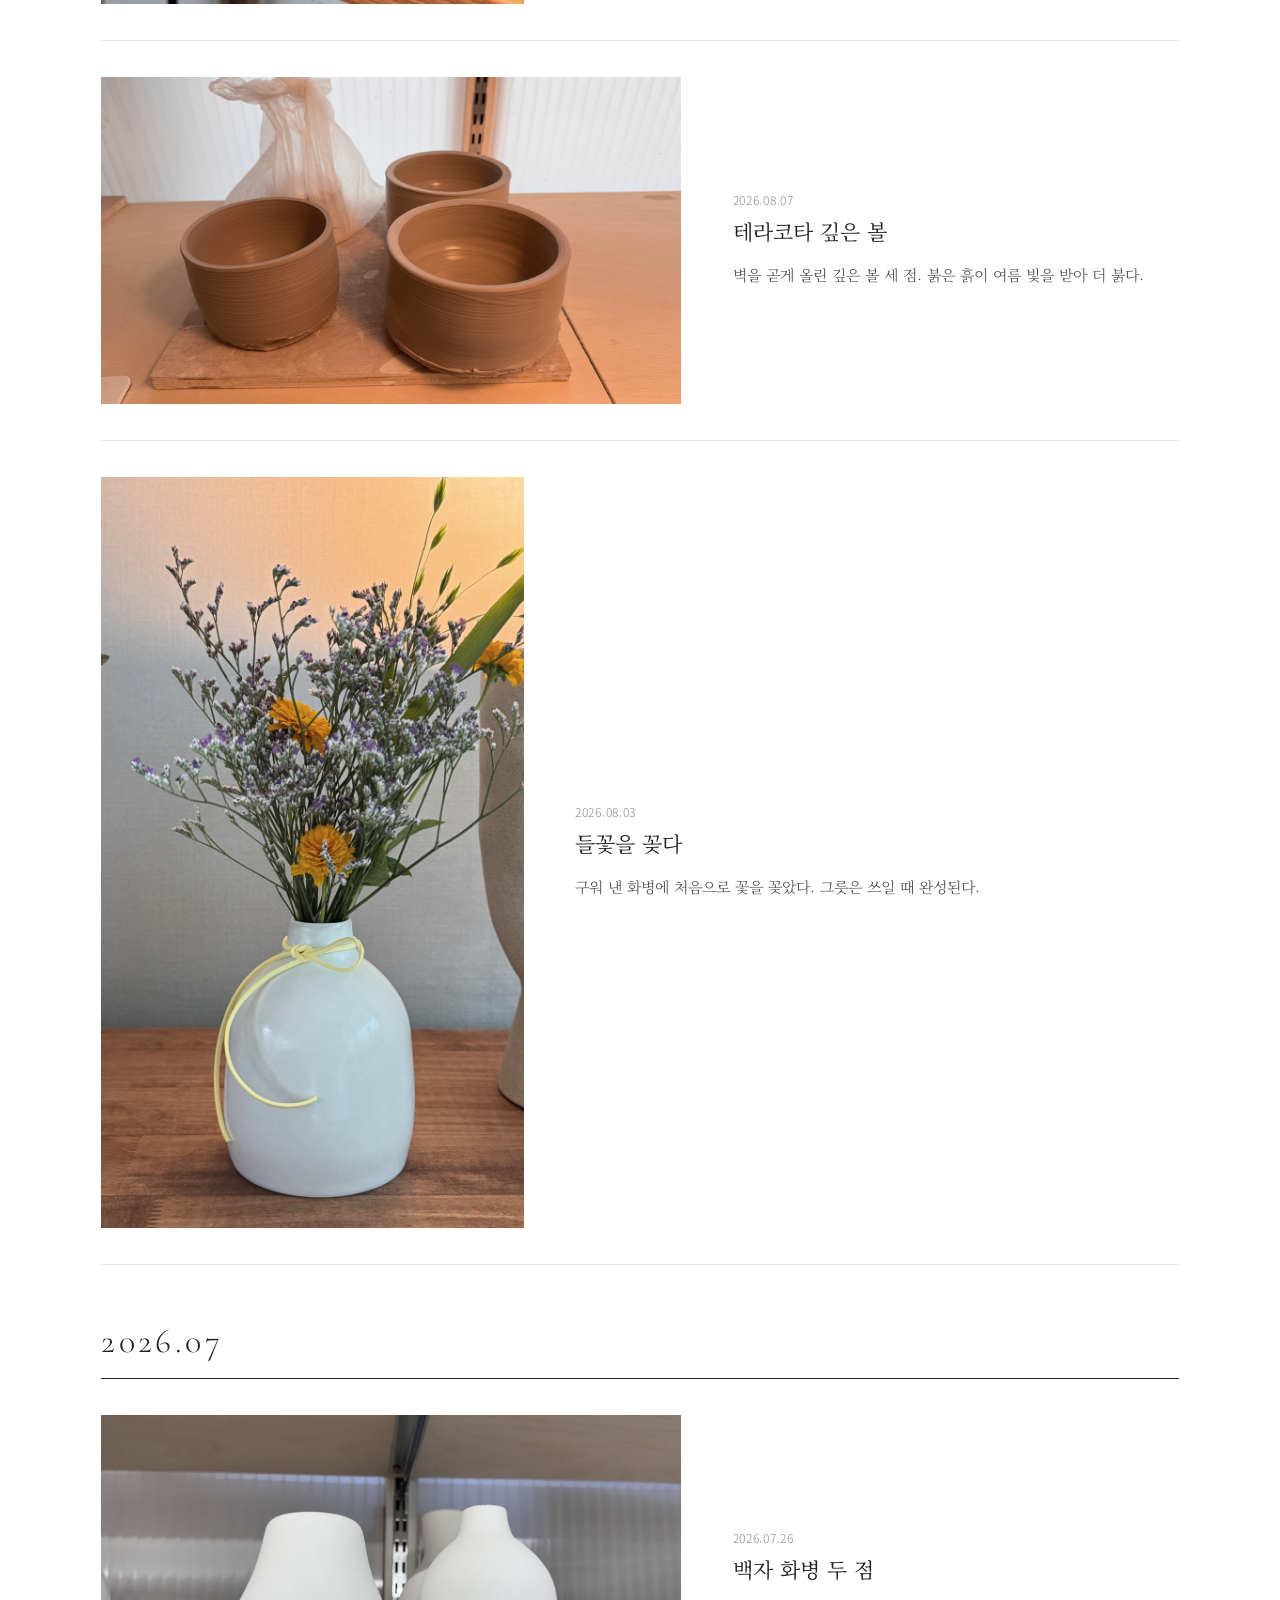
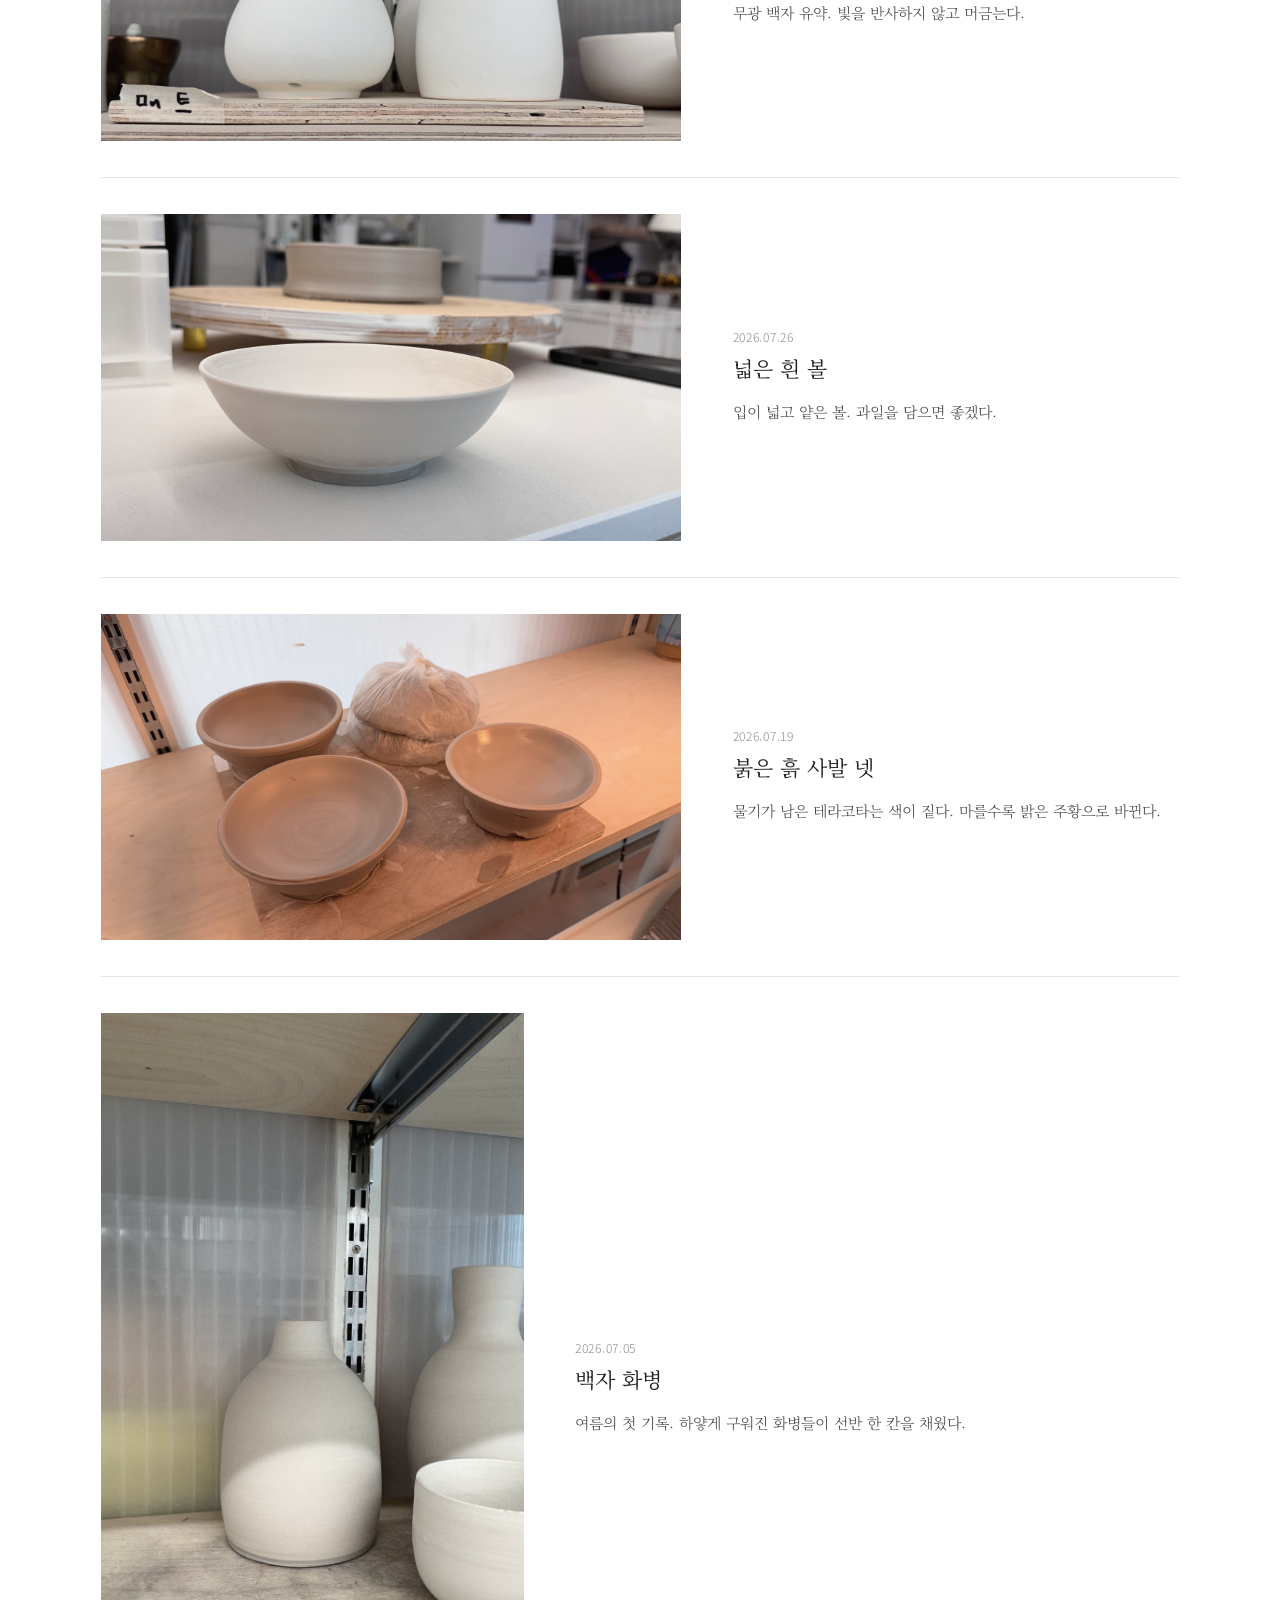
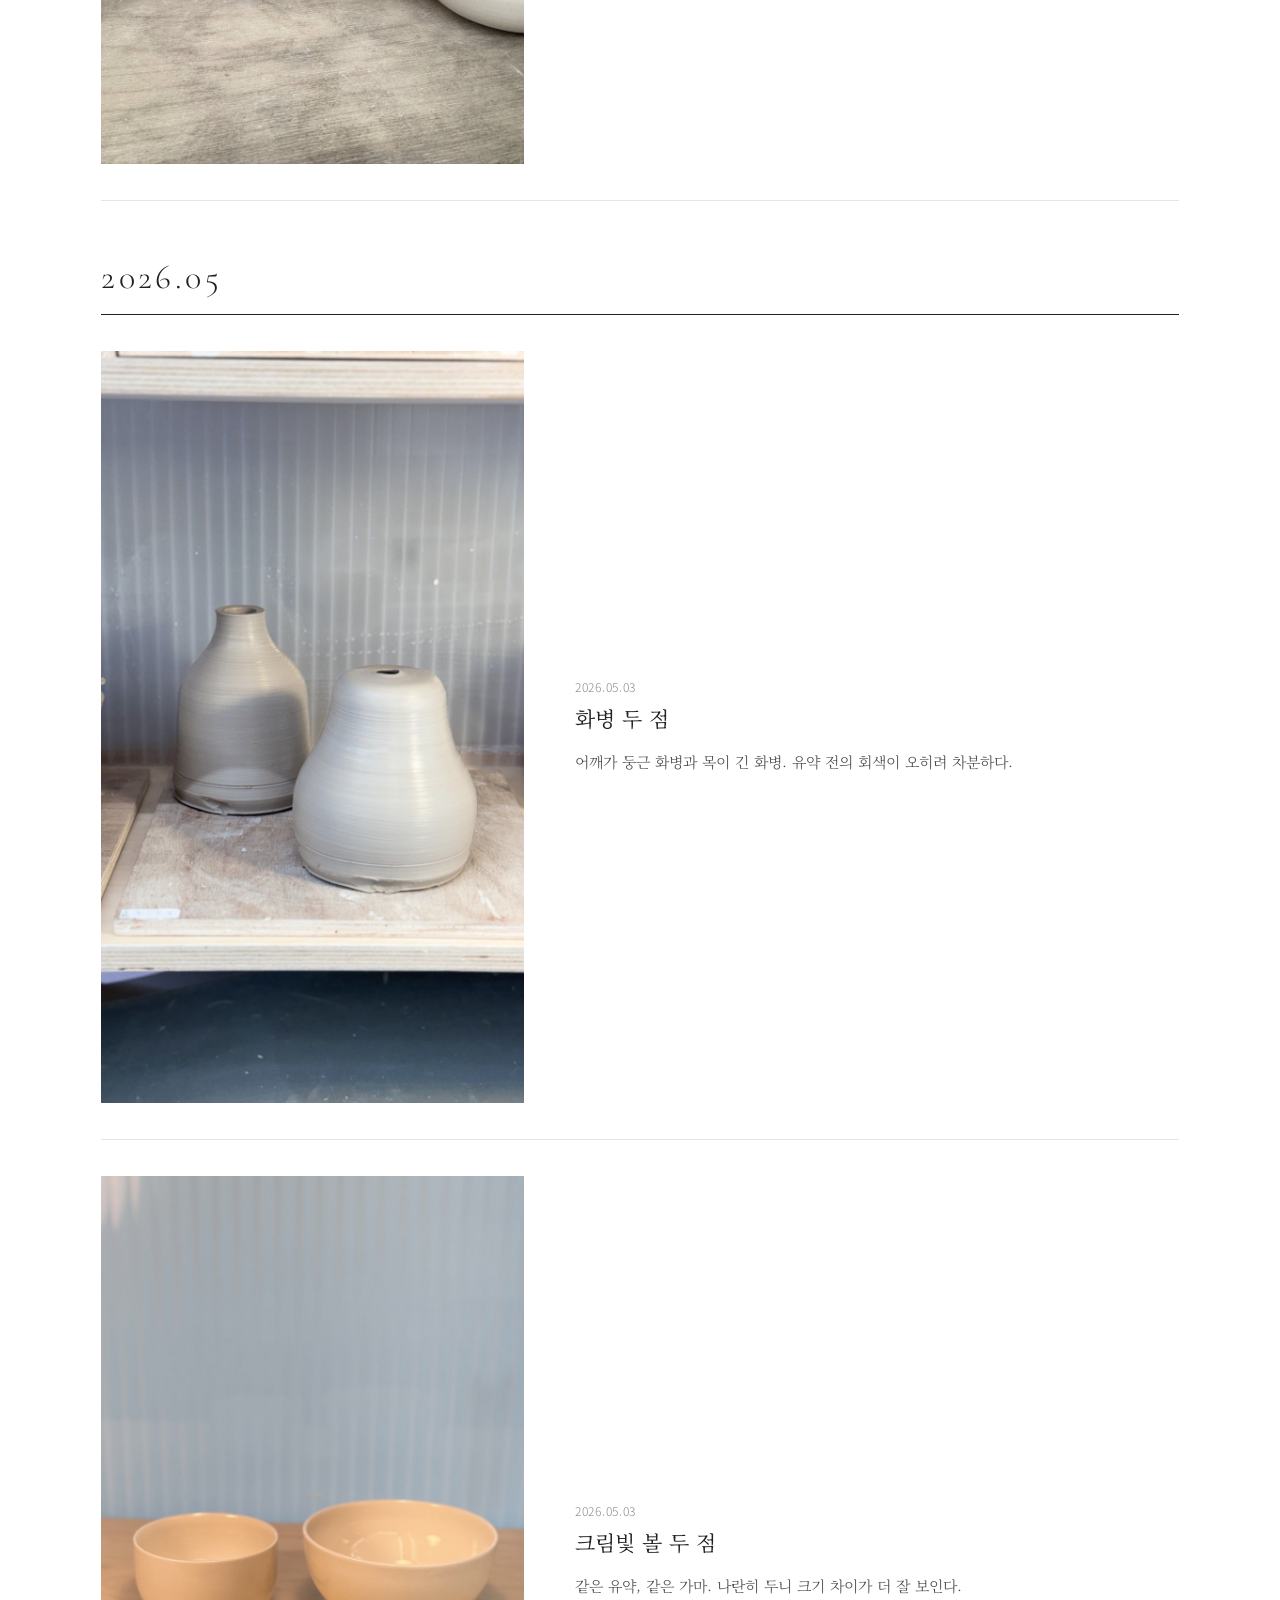
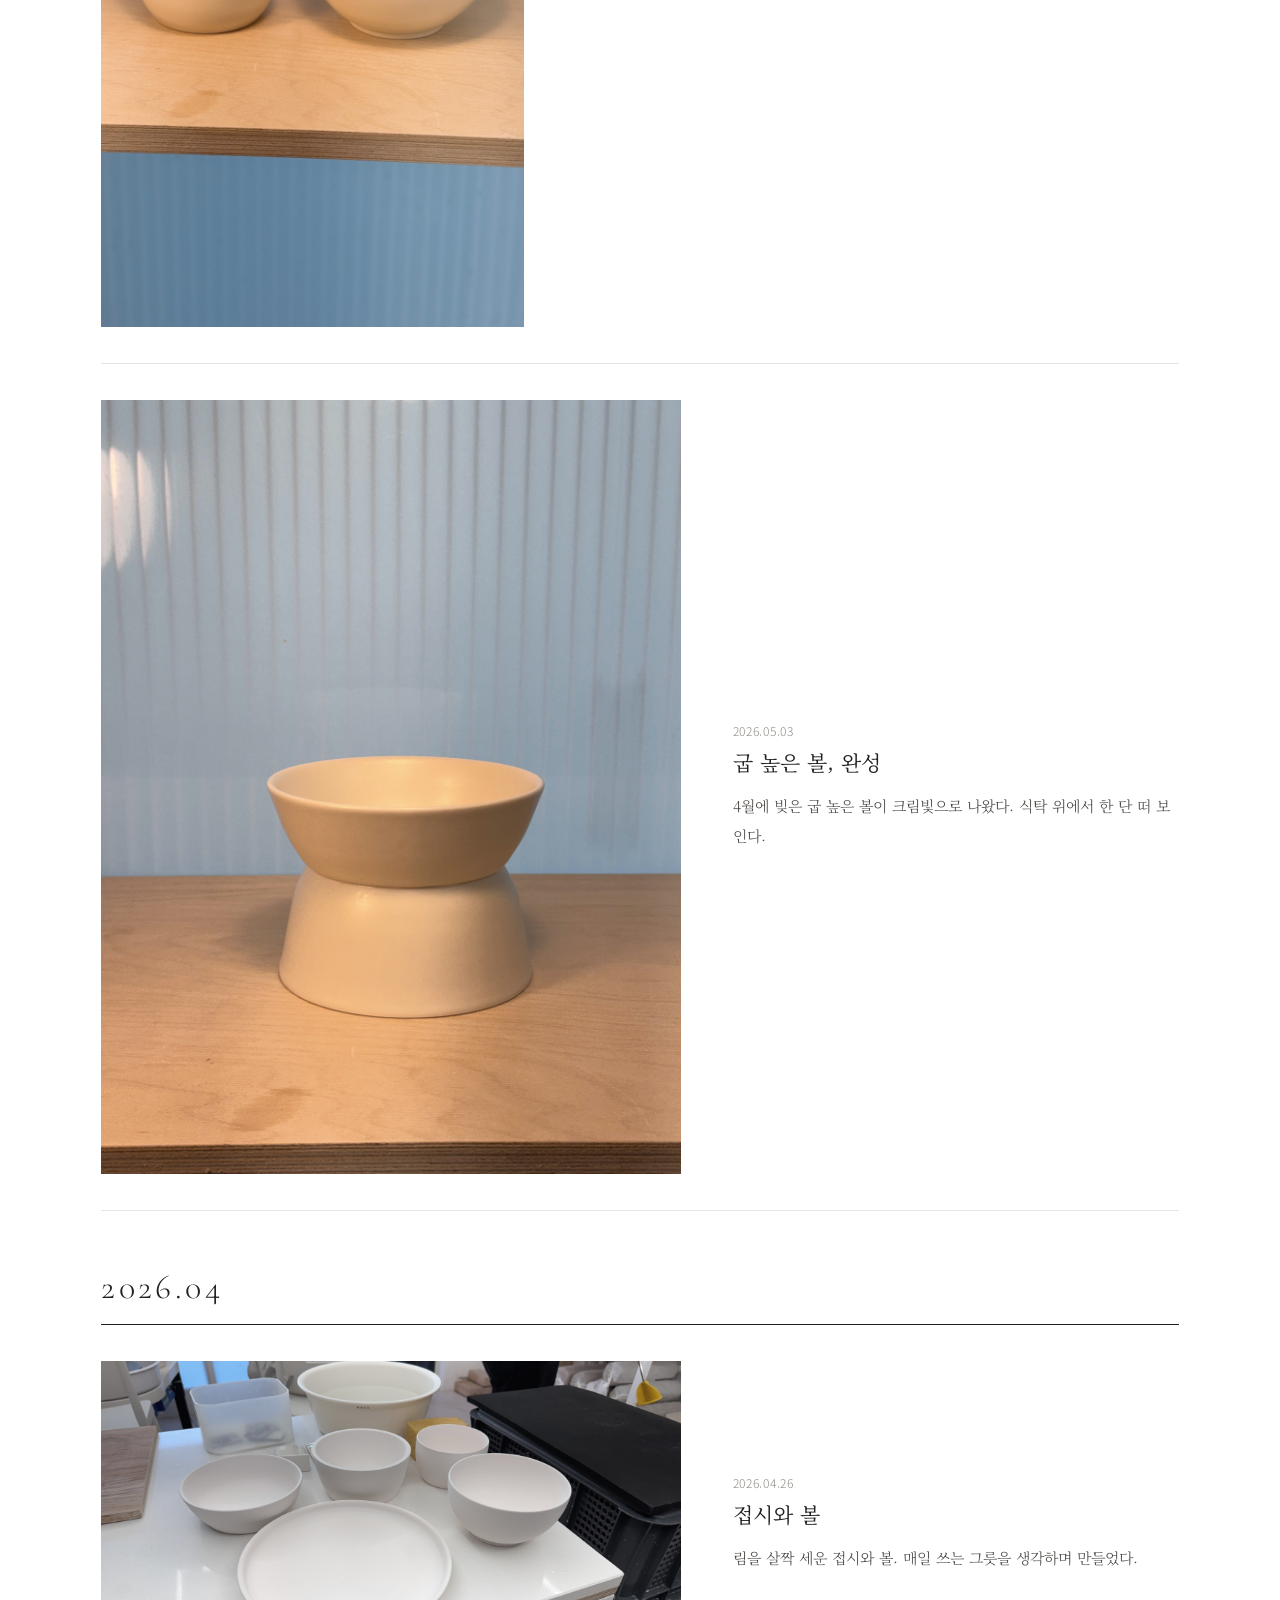
<file: log.html>
<!doctype html>
<html lang="ko">
<head>
<meta charset="utf-8">
<meta name="viewport" content="width=device-width, initial-scale=1">
<link rel="preconnect" href="https://fonts.googleapis.com">
<link rel="preconnect" href="https://fonts.gstatic.com" crossorigin>
<link href="https://fonts.googleapis.com/css2?family=Noto+Serif+KR:wght@300;400&family=Noto+Sans+KR:wght@300;400;500&family=Cormorant+Garamond:ital,wght@0,300;0,400;1,300&display=swap" rel="stylesheet">
<link rel="stylesheet" href="assets/style.css">
<title>LOG — 흙의 기록</title>
</head>
<body data-page="log">
<main>
  <div class="page-hd"><h1>LOG</h1><p id="sub"></p></div>
  <div class="log-bar">
    <div class="seg" id="order"><button data-v="new" class="on">최신순</button><button data-v="old">처음부터</button></div>
    <div class="seg" id="view"><button data-v="list" class="on">일지</button><button data-v="grid">모아보기</button></div>
  </div>
  <div id="list"></div>
</main>
<script src="assets/data.js"></script>
<script src="assets/common.js"></script>
<script>
document.getElementById('sub').textContent = `${dot(LOG[0].d)} — ${dot(NEWEST[0].d)} · ${LOG.length}편의 작업일지`;
const state = { order: 'new', view: 'list' };
try { Object.assign(state, JSON.parse(localStorage.getItem('clay-log') || '{}')); } catch {}

function draw() {
  const rows = state.order === 'new' ? NEWEST : LOG;
  const root = document.getElementById('list');
  if (state.view === 'grid') {
    root.className = 'log-grid';
    root.innerHTML = rows.map(e => `<a class="reveal" href="entry.html?id=${e.id}" style="flex:${e.r} 1 ${Math.round(e.r * 220)}px;aspect-ratio:${e.r}"><img src="${S(e.id)}" alt="${e.t}" loading="lazy"><span>${dot(e.d)}<b>${e.t}</b></span></a>`).join('');
  } else {
    // 달마다 묶어 보여 준다
    root.className = 'log-list';
    let html = '', month = '';
    rows.forEach(e => {
      const m = e.d.slice(0, 7);
      if (m !== month) { month = m; html += `<h2 class="month reveal">${m.replace('-', '.')}</h2>`; }
      html += `<article class="entry reveal${e.r < 1 ? ' tall' : ''}">
        <a class="ph" href="entry.html?id=${e.id}"><img src="${L(e.id)}" alt="${e.t}" loading="lazy"></a>
        <div class="txt"><p class="date">${dot(e.d)}</p><h3><a href="entry.html?id=${e.id}">${e.t}</a></h3><p class="note">${e.n}</p></div>
      </article>`;
    });
    root.innerHTML = html;
  }
  document.querySelectorAll('.seg button').forEach(b => b.classList.toggle('on', state[b.parentElement.id] === b.dataset.v));
  try { localStorage.setItem('clay-log', JSON.stringify(state)); } catch {}
  reveal();
}
document.querySelectorAll('.seg button').forEach(b => b.onclick = () => { state[b.parentElement.id] = b.dataset.v; draw(); });
draw();
</script>
</body>
</html>
</file>
<file: assets/style.css>
:root {
  --bg: #FFFFFF; --soft: #F6F4F0; --ink: #222120; --muted: #8E8A84; --line: #E8E5E0;
  --serif: "Noto Serif KR", serif;
  --latin: "Cormorant Garamond", "Noto Serif KR", serif;
  --sans: "Noto Sans KR", sans-serif;
  --pad: clamp(16px, 4vw, 60px);
  --tone: saturate(.8) contrast(.97) brightness(1.03);
}
* { box-sizing: border-box; margin: 0; padding: 0; }
html { scroll-behavior: smooth; }
body { background: var(--bg); color: var(--ink); font-family: var(--sans); font-weight: 300; font-size: 14px; -webkit-font-smoothing: antialiased; overflow-x: hidden; }
a { color: inherit; text-decoration: none; }
button { font: inherit; color: inherit; background: none; border: 0; cursor: pointer; }
img { display: block; width: 100%; height: 100%; object-fit: cover; filter: var(--tone); }
.en { font-family: var(--latin); letter-spacing: .12em; }
main { min-height: 60vh; }

/* 상단 */
header { position: sticky; top: 0; z-index: 40; background: rgba(255,255,255,.96); backdrop-filter: blur(6px); border-bottom: 1px solid var(--line); }
.hd { display: grid; grid-template-columns: 1fr auto 1fr; align-items: center; padding: 18px var(--pad); }
.hd nav { display: flex; gap: 26px; }
.hd nav a, .util a { font-family: var(--latin); font-size: 15px; letter-spacing: .14em; }
.hd nav a.on { border-bottom: 1px solid; }
.logo { text-align: center; font-family: var(--serif); font-size: 18px; letter-spacing: .5em; padding-left: .5em; }
.logo small { display: block; font-family: var(--latin); font-size: 11px; letter-spacing: .4em; color: var(--muted); margin-top: 2px; }
.util { display: flex; justify-content: flex-end; gap: 20px; align-items: center; }
.menu-btn { display: none; font-size: 22px; line-height: 1; }

/* 모바일 메뉴 */
.drawer { position: fixed; inset: 0; z-index: 80; pointer-events: none; }
.drawer::before { content: ""; position: absolute; inset: 0; background: rgba(0,0,0,.3); opacity: 0; transition: opacity .3s; }
.drawer .panel { position: absolute; top: 0; bottom: 0; left: 0; width: min(82vw, 340px); background: #fff; padding: 28px 28px; transform: translateX(-100%); transition: transform .35s; display: flex; flex-direction: column; gap: 4px; }
.drawer.open { pointer-events: auto; }
.drawer.open::before { opacity: 1; }
.drawer.open .panel { transform: none; }
.drawer .close { align-self: flex-end; font-size: 26px; margin-bottom: 20px; }
.drawer .panel a { font-family: var(--latin); font-size: 22px; letter-spacing: .14em; padding: 10px 0; border-bottom: 1px solid var(--line); }
.drawer .panel a small { font-family: var(--sans); font-size: 12px; color: var(--muted); letter-spacing: 0; margin-left: 8px; }

/* 페이지 머리 */
.page-hd { text-align: center; padding: 80px var(--pad) 48px; }
.page-hd h1 { font-family: var(--latin); font-weight: 300; font-size: clamp(34px, 4vw, 52px); letter-spacing: .2em; padding-left: .2em; }
.page-hd p { margin-top: 10px; color: var(--muted); font-size: 13px; }
.crumb { font-size: 12px; color: var(--muted); padding: 22px var(--pad) 0; }
.crumb a:hover { color: var(--ink); }

/* 공통 섹션 머리 */
section { padding: 110px var(--pad) 0; }
.sec-hd { text-align: center; margin-bottom: 44px; }
.sec-hd h2 { font-family: var(--latin); font-weight: 300; font-size: clamp(30px, 3vw, 40px); letter-spacing: .2em; padding-left: .2em; }
.sec-hd p { margin-top: 10px; color: var(--muted); font-size: 13px; }
.more { display: block; width: 220px; margin: 56px auto 0; padding: 14px; border: 1px solid var(--ink); text-align: center; font-family: var(--latin); letter-spacing: .2em; transition: background .3s, color .3s; }
.more:hover { background: var(--ink); color: #fff; }

/* 표지 슬라이드 */
.hero { position: relative; height: min(78svh, 760px); overflow: hidden; background: var(--soft); }
.hero figure { position: absolute; inset: 0; opacity: 0; transition: opacity 1.4s ease; }
.hero figure.on { opacity: 1; }
.hero figure img { transform: scale(1.04); transition: transform 7s ease; }
.hero figure.on img { transform: scale(1); }
.hero .cap { position: absolute; left: var(--pad); right: var(--pad); bottom: 48px; color: #fff; z-index: 2; text-shadow: 0 1px 12px rgba(0,0,0,.25); }
.hero .cap p:first-child { font-family: var(--latin); font-size: 13px; letter-spacing: .3em; }
.hero .cap h1 { font-family: var(--serif); font-weight: 300; font-size: clamp(26px, 3.4vw, 44px); line-height: 1.45; margin-top: 12px; }
.hero .cap a { display: inline-block; margin-top: 22px; font-family: var(--latin); letter-spacing: .2em; border-bottom: 1px solid; }
.hero::after { content: ""; position: absolute; inset: 0; background: linear-gradient(to top, rgba(0,0,0,.34), rgba(0,0,0,0) 50%); pointer-events: none; }
.dots { position: absolute; right: var(--pad); bottom: 52px; z-index: 2; display: flex; gap: 8px; }
.dots button { width: 28px; height: 2px; background: rgba(255,255,255,.45); }
.dots button.on { background: #fff; }

/* 상품 목록 */
.tabs { display: flex; justify-content: center; flex-wrap: wrap; gap: 6px 28px; margin-bottom: 24px; }
.tabs a { font-family: var(--latin); font-size: 15px; letter-spacing: .14em; color: var(--muted); padding: 4px 0; border-bottom: 1px solid transparent; }
.tabs a span { font-family: var(--sans); font-size: 11px; letter-spacing: 0; margin-left: 4px; }
.tabs a.on { color: var(--ink); border-color: var(--ink); }
.grid { display: flex; flex-wrap: wrap; gap: 40px 18px; }
.grid::after { content: ""; flex: 999 1 0; }
.item { display: block; }
.item .ph { position: relative; overflow: hidden; background: var(--soft); }
.item .ph img:first-child, .pd-main img, .pd-thumbs img { filter: none; mix-blend-mode: multiply; }
.item .ph img { transition: transform .8s ease, opacity .5s; }
.item .ph img + img { position: absolute; inset: 0; opacity: 0; }
.item:hover .ph img { transform: scale(1.04); }
.item:hover .ph img + img { opacity: 1; }
.tag { position: absolute; top: 12px; left: 12px; z-index: 2; font-family: var(--latin); font-size: 12px; letter-spacing: .14em; background: #fff; padding: 3px 8px; }
.item h3 { font-weight: 400; font-size: 14px; margin-top: 14px; }
.item .maker { font-size: 12px; color: var(--muted); margin-top: 4px; }

/* 상품 상세 */
.pd { display: grid; grid-template-columns: 1.25fr 1fr; gap: clamp(28px, 5vw, 80px); padding: 28px var(--pad) 0; align-items: start; }
.pd-gallery { display: grid; grid-template-columns: 72px 1fr; gap: 14px; }
.pd-thumbs { display: flex; flex-direction: column; gap: 10px; }
.pd-thumbs button { aspect-ratio: 1 / 1.15; overflow: hidden; opacity: .45; transition: opacity .2s; border: 1px solid var(--line); }
.pd-thumbs button.on, .pd-thumbs button:hover { opacity: 1; }
.pd-main { position: relative; aspect-ratio: 1 / 1.15; overflow: hidden; background: #fff; border: 1px solid var(--line); }
.pd-info { position: sticky; top: 110px; }
.pd-info .cat { font-family: var(--latin); letter-spacing: .2em; color: var(--muted); font-size: 13px; }
.pd-info h1 { font-family: var(--serif); font-weight: 400; font-size: clamp(22px, 2.2vw, 28px); margin-top: 10px; }
.pd-info .en-name { font-family: var(--latin); font-style: italic; color: var(--muted); font-size: 16px; margin-top: 4px; }
.pd-info .lead { font-family: var(--serif); font-size: 15px; line-height: 1.95; color: #4a4744; margin-top: 24px; }
.spec { margin-top: 28px; border-top: 1px solid var(--ink); }
.spec div { display: grid; grid-template-columns: 90px 1fr; padding: 12px 0; border-bottom: 1px solid var(--line); font-size: 13px; }
.spec dt { color: var(--muted); }
.btn { display: block; padding: 16px; text-align: center; border: 1px solid var(--ink); font-size: 13px; letter-spacing: .06em; transition: background .3s, color .3s; }
.btn:hover { background: var(--ink); color: #fff; }
.pd-story { padding: 110px var(--pad) 0; max-width: 980px; margin: 0 auto; }
.pd-story h2 { font-family: var(--serif); font-weight: 300; font-size: 24px; text-align: center; line-height: 1.6; }
.pd-story .body { font-family: var(--serif); font-size: 15px; line-height: 2.1; color: #4a4744; text-align: center; margin-top: 22px; }
.pd-story .pics { display: grid; grid-template-columns: 1fr 1fr; gap: 14px; margin-top: 48px; }
.pd-story .pics div { aspect-ratio: 4 / 5; overflow: hidden; }

/* 소개 */
.band { margin-top: 110px; padding: 0; display: grid; grid-template-columns: 1.15fr 1fr; background: var(--soft); }
.band .ph { position: relative; min-height: 560px; }
.band .ph img { position: absolute; inset: 0; }
.band .txt { padding: clamp(40px, 7vw, 110px); align-self: center; }
.band .txt p.en { font-size: 13px; letter-spacing: .3em; color: var(--muted); }
.band h2 { font-family: var(--serif); font-weight: 300; font-size: clamp(24px, 2.4vw, 32px); line-height: 1.6; margin-top: 18px; }
.band .body { margin-top: 24px; font-family: var(--serif); font-size: 15px; line-height: 2; color: #4a4744; }
.band a.link { display: inline-block; margin-top: 32px; font-family: var(--latin); letter-spacing: .2em; border-bottom: 1px solid; padding-bottom: 2px; }
.about-hero { height: min(70svh, 680px); overflow: hidden; }
.about-hero img { object-position: 50% 60%; }
.about-lead { max-width: 720px; margin: 0 auto; padding: 100px var(--pad) 0; text-align: center; }
.about-lead h2 { font-family: var(--serif); font-weight: 300; font-size: clamp(24px, 2.6vw, 34px); line-height: 1.7; }
.about-lead p { font-family: var(--serif); font-size: 15px; line-height: 2.1; color: #4a4744; margin-top: 28px; }
.steps { display: grid; grid-template-columns: repeat(4, 1fr); gap: 22px; }
.steps .ph { aspect-ratio: 16 / 9; overflow: hidden; }
.steps .no { font-family: var(--latin); font-style: italic; color: var(--muted); margin-top: 16px; font-size: 15px; }
.steps h3 { font-family: var(--serif); font-weight: 400; font-size: 17px; margin-top: 4px; }
.steps p { font-size: 13px; line-height: 1.8; color: #5a5752; margin-top: 8px; }
.visit { display: grid; grid-template-columns: 1fr 1fr; gap: 48px; align-items: center; }
.visit .ph { overflow: hidden; }
.visit .ph img { height: auto; max-height: 80vh; width: auto; max-width: 100%; margin: 0 auto; }
.visit dl div { display: grid; grid-template-columns: 90px 1fr; padding: 14px 0; border-bottom: 1px solid var(--line); font-size: 13px; line-height: 1.7; }
.visit dl div:first-child { border-top: 1px solid var(--ink); }
.visit dt { color: var(--muted); }

/* 아카이브 */
.journal { display: grid; grid-template-columns: repeat(3, 1fr); gap: 44px 22px; }
.journal a .ph { aspect-ratio: 4 / 5; overflow: hidden; }
.journal a .ph img { transition: transform .8s; }
.journal a:hover .ph img { transform: scale(1.04); }
.journal .no { font-family: var(--latin); font-style: italic; color: var(--muted); font-size: 15px; margin-top: 16px; }
.journal h3 { font-family: var(--serif); font-weight: 400; font-size: 18px; margin-top: 6px; }
.journal p { color: var(--muted); font-size: 13px; line-height: 1.7; margin-top: 8px; }
.article { max-width: 760px; margin: 0 auto; padding: 0 var(--pad); }
.article .meta { text-align: center; font-family: var(--latin); letter-spacing: .2em; color: var(--muted); }
.article h1 { text-align: center; font-family: var(--serif); font-weight: 300; font-size: clamp(26px, 3vw, 38px); line-height: 1.5; margin-top: 14px; }
.article .date { text-align: center; color: var(--muted); font-size: 12px; margin-top: 14px; }
.article figure { margin: 48px calc(-1 * min(120px, 8vw)); }
.article figure div { overflow: hidden; }
.article figcaption { font-size: 12px; color: var(--muted); margin-top: 10px; text-align: center; }
.article p.t { font-family: var(--serif); font-size: 16px; line-height: 2.15; color: #3f3c39; margin-top: 28px; }
.article-nav { display: flex; justify-content: space-between; max-width: 760px; margin: 80px auto 0; padding: 22px var(--pad); border-top: 1px solid var(--line); border-bottom: 1px solid var(--line); font-size: 13px; }
.article-nav span { color: var(--muted); font-family: var(--latin); letter-spacing: .14em; display: block; font-size: 12px; }

/* 작품 상세 이전·다음 */
.work-nav { display: grid; grid-template-columns: 1fr 1fr; gap: 16px; margin-top: 36px; padding-top: 18px; border-top: 1px solid var(--line); font-size: 13px; }
.work-nav span { display: block; font-family: var(--latin); letter-spacing: .16em; color: var(--muted); font-size: 12px; margin-bottom: 4px; }
.work-nav a:hover { color: var(--muted); }

/* 인스타 */
.insta { display: grid; grid-template-columns: repeat(6, 1fr); gap: 4px; }
.insta a { aspect-ratio: 1; overflow: hidden; }
.insta img { transition: opacity .3s; }
.insta a:hover img { opacity: .75; }

footer { margin-top: 120px; padding: 60px var(--pad) 50px; background: var(--soft); display: grid; grid-template-columns: 1.3fr 1fr 1fr; gap: 40px; font-size: 12px; line-height: 1.9; color: #6c6863; }
footer .logo { text-align: left; padding: 0; margin-bottom: 16px; color: var(--ink); }
footer h4 { font-family: var(--latin); font-weight: 400; font-size: 14px; letter-spacing: .16em; color: var(--ink); margin-bottom: 10px; }
footer .tel { font-family: var(--latin); font-size: 26px; color: var(--ink); letter-spacing: .06em; }
footer .links a { margin-right: 14px; }
footer .links a:hover { color: var(--ink); }

.reveal { opacity: 0; transform: translateY(20px); transition: opacity .9s, transform .9s; }
.reveal.in { opacity: 1; transform: none; }

@media (max-width: 960px) {
  .grid { gap: 28px 10px; }
  .band, .visit { grid-template-columns: 1fr; }
  .journal { grid-template-columns: 1fr; }
  .band .ph { min-height: 360px; }
  .steps { grid-template-columns: repeat(2, 1fr); }
  .insta { grid-template-columns: repeat(3, 1fr); }
  footer { grid-template-columns: 1fr; }
  .pd { grid-template-columns: 1fr; }
  .pd-info { position: static; }
}
@media (max-width: 720px) {
  .hd { grid-template-columns: auto 1fr auto; padding: 14px var(--pad); }
  .hd nav, .util .hide-m { display: none; }
  .menu-btn { display: block; }
  .logo { font-size: 15px; }
  section { padding-top: 80px; }
  .page-hd { padding: 56px var(--pad) 36px; }
  .tabs { gap: 6px 16px; }
  .tabs a { font-size: 13px; letter-spacing: .08em; }
  .sec-hd h2 { font-size: 26px; letter-spacing: .12em; word-break: break-all; }
  .dots { bottom: auto; top: 20px; }
  .journal.row { grid-auto-flow: column; grid-auto-columns: 78%; grid-template-columns: none; overflow-x: auto; scroll-snap-type: x mandatory; }
  .journal.row a { scroll-snap-align: start; }
  .pd-gallery { grid-template-columns: 1fr; }
  .pd-thumbs { flex-direction: row; order: 2; }
  .pd-thumbs button { width: 64px; }
  .steps { grid-template-columns: 1fr; }
  .article figure { margin: 36px 0; }
}

/* 작업일지 */
.item .date, .log-list .date, .one .date { letter-spacing: .06em; color: var(--muted); font-size: 12px; }
.item .date { margin-top: 14px; }
.item h3 { margin-top: 4px; }
.log-bar { display: flex; justify-content: space-between; gap: 12px; flex-wrap: wrap; max-width: 1180px; margin: 0 auto 28px; padding: 0 var(--pad); }
.seg { display: inline-flex; border: 1px solid var(--line); }
.seg button { padding: 8px 16px; font-size: 12px; color: var(--muted); }
.seg button.on { background: var(--ink); color: #fff; }
.log-list { max-width: 1180px; margin: 0 auto; padding: 0 var(--pad); }
.log-list .month { font-family: var(--latin); font-weight: 300; font-size: 34px; letter-spacing: .1em; padding: 56px 0 16px; border-bottom: 1px solid var(--ink); position: sticky; top: 68px; background: rgba(255,255,255,.96); z-index: 5; }
.entry { display: grid; grid-template-columns: 1.3fr 1fr; gap: clamp(20px, 4vw, 56px); padding: 36px 0; border-bottom: 1px solid var(--line); align-items: center; }
.entry .ph { display: block; overflow: hidden; background: var(--soft); }
.entry .ph img { height: auto; }
.entry.tall { grid-template-columns: minmax(0, .7fr) 1fr; }
.entry.tall .ph { max-width: 440px; }
.entry .ph img { transition: transform .8s; }
.entry .ph:hover img { transform: scale(1.03); }
.entry h3 { font-family: var(--serif); font-weight: 400; font-size: 21px; margin-top: 8px; }
.entry .note { font-family: var(--serif); font-size: 15px; line-height: 2; color: #4a4744; margin-top: 14px; }
.log-grid { display: flex; flex-wrap: wrap; gap: 6px; max-width: 1180px; margin: 0 auto; padding: 0 var(--pad); }
.log-grid::after { content: ""; flex: 999 1 0; }
.log-grid a { position: relative; overflow: hidden; display: block; }
.log-grid span { position: absolute; inset: auto 0 0 0; padding: 28px 12px 10px; color: #fff; font-family: var(--latin); font-size: 12px; letter-spacing: .1em; background: linear-gradient(to top, rgba(0,0,0,.5), transparent); opacity: 0; transition: opacity .3s; }
.log-grid span b { display: block; font: 400 14px var(--serif); letter-spacing: 0; margin-top: 2px; }
.log-grid a:hover span { opacity: 1; }
.one { max-width: 900px; margin: 0 auto; padding: 56px var(--pad) 0; text-align: center; }
.one .no { font-family: var(--latin); font-style: italic; color: var(--muted); font-size: 15px; }
.one h1 { font-family: var(--serif); font-weight: 300; font-size: clamp(26px, 3vw, 38px); margin-top: 10px; }
.one .date { margin-top: 10px; }
.one figure { margin-top: 40px; }
.one figure img { height: auto; max-height: 82vh; width: auto; max-width: 100%; margin: 0 auto; }
.one .note { font-family: var(--serif); font-size: 17px; line-height: 2.1; color: #3f3c39; margin: 36px auto 0; max-width: 620px; }
@media (max-width: 720px) {
  .entry { grid-template-columns: 1fr; padding: 24px 0; }
  .log-list .month { top: 56px; font-size: 26px; padding-top: 40px; }
  .log-grid { gap: 4px; }
  .log-grid a { flex-basis: 0 !important; min-width: 40%; }
  .entry.tall { grid-template-columns: 1fr; }
  .entry.tall .ph { max-width: none; }
  .grid .item { min-width: 40%; }
  .log-grid span { opacity: 1; padding-top: 20px; }
}
</file>
